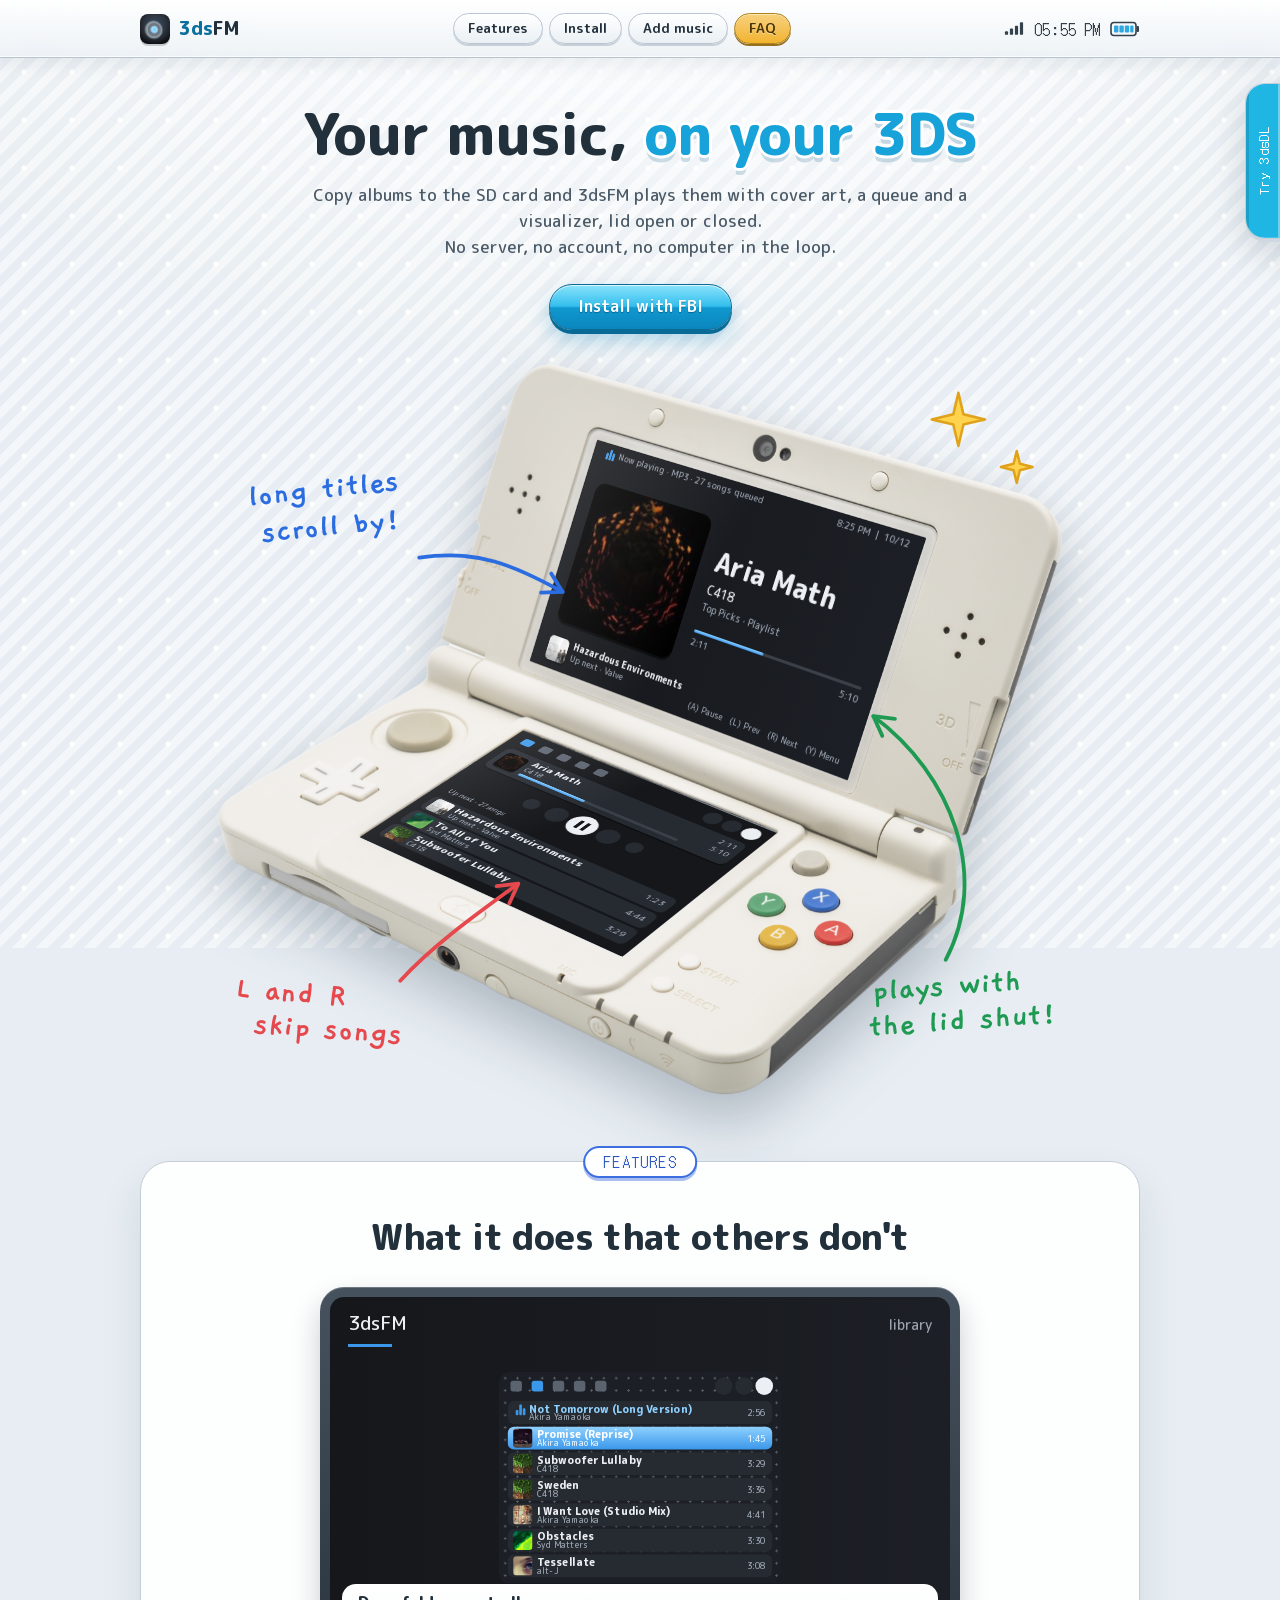
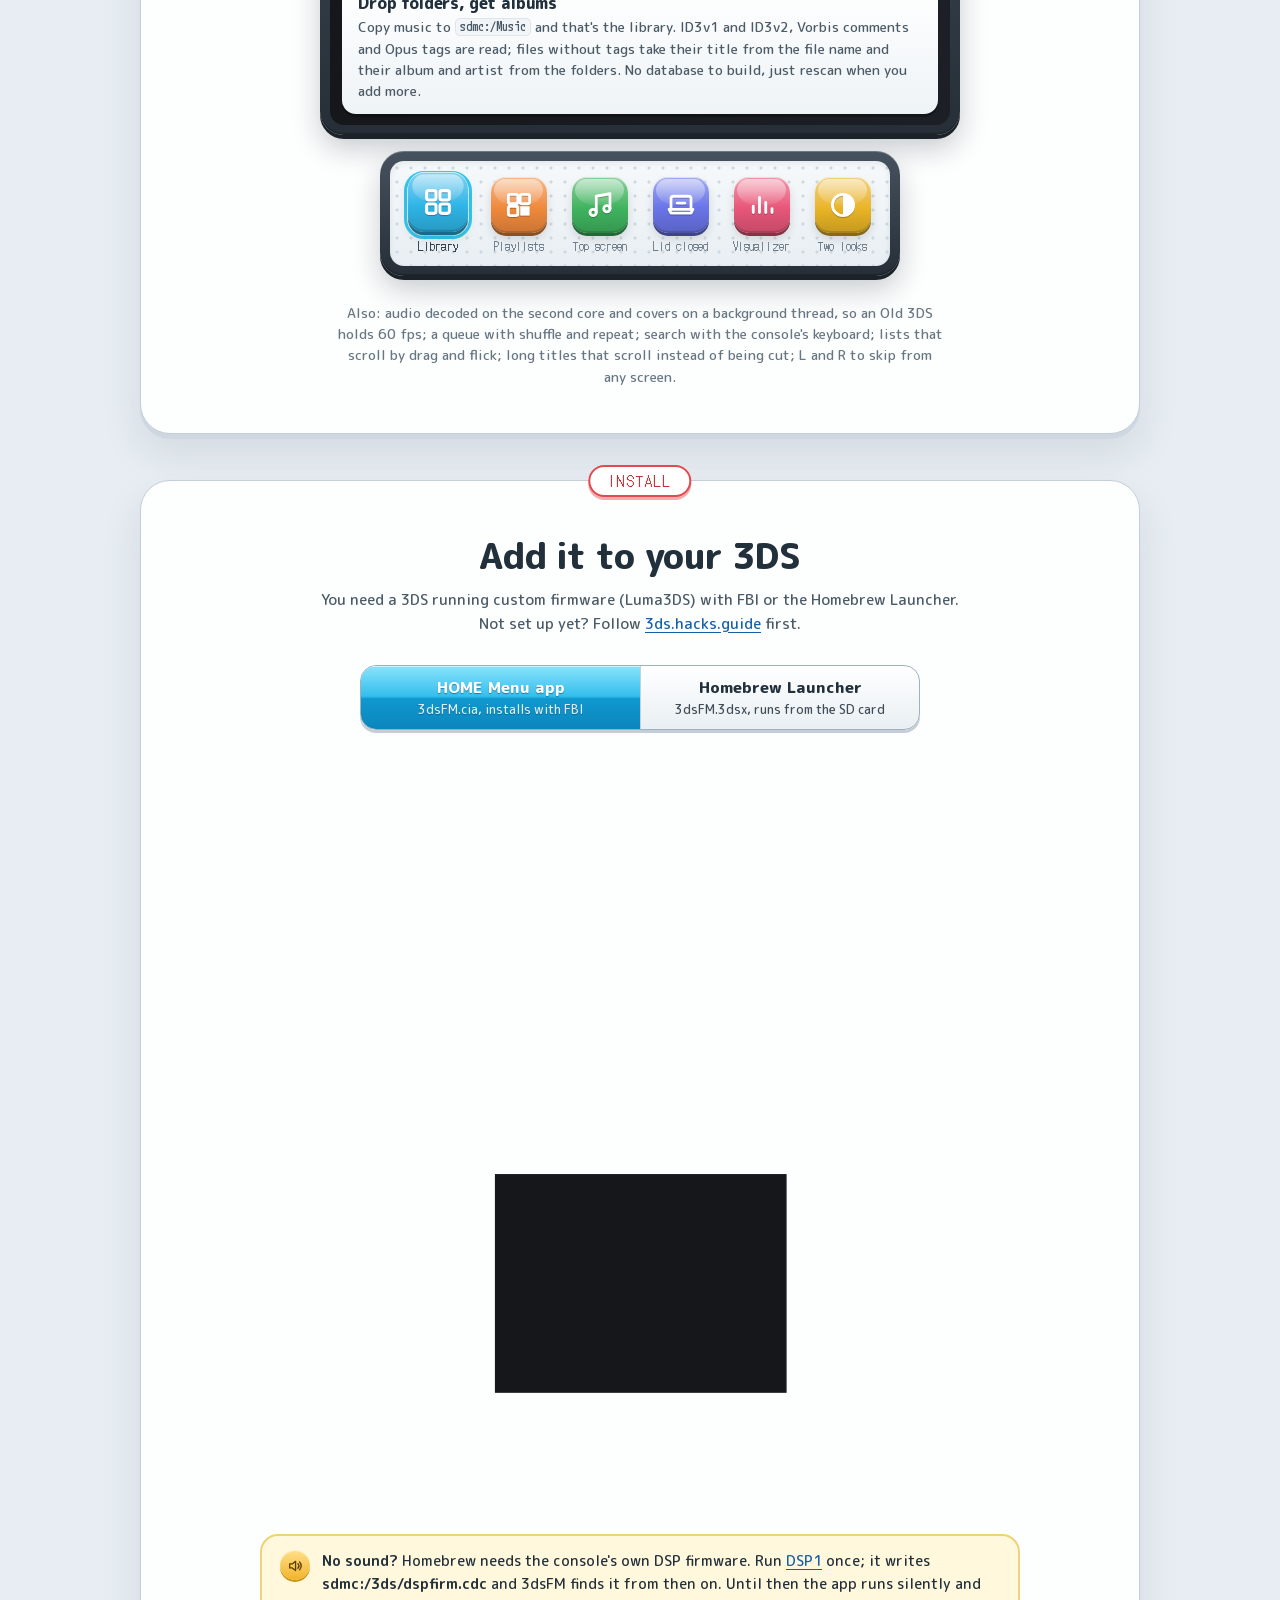
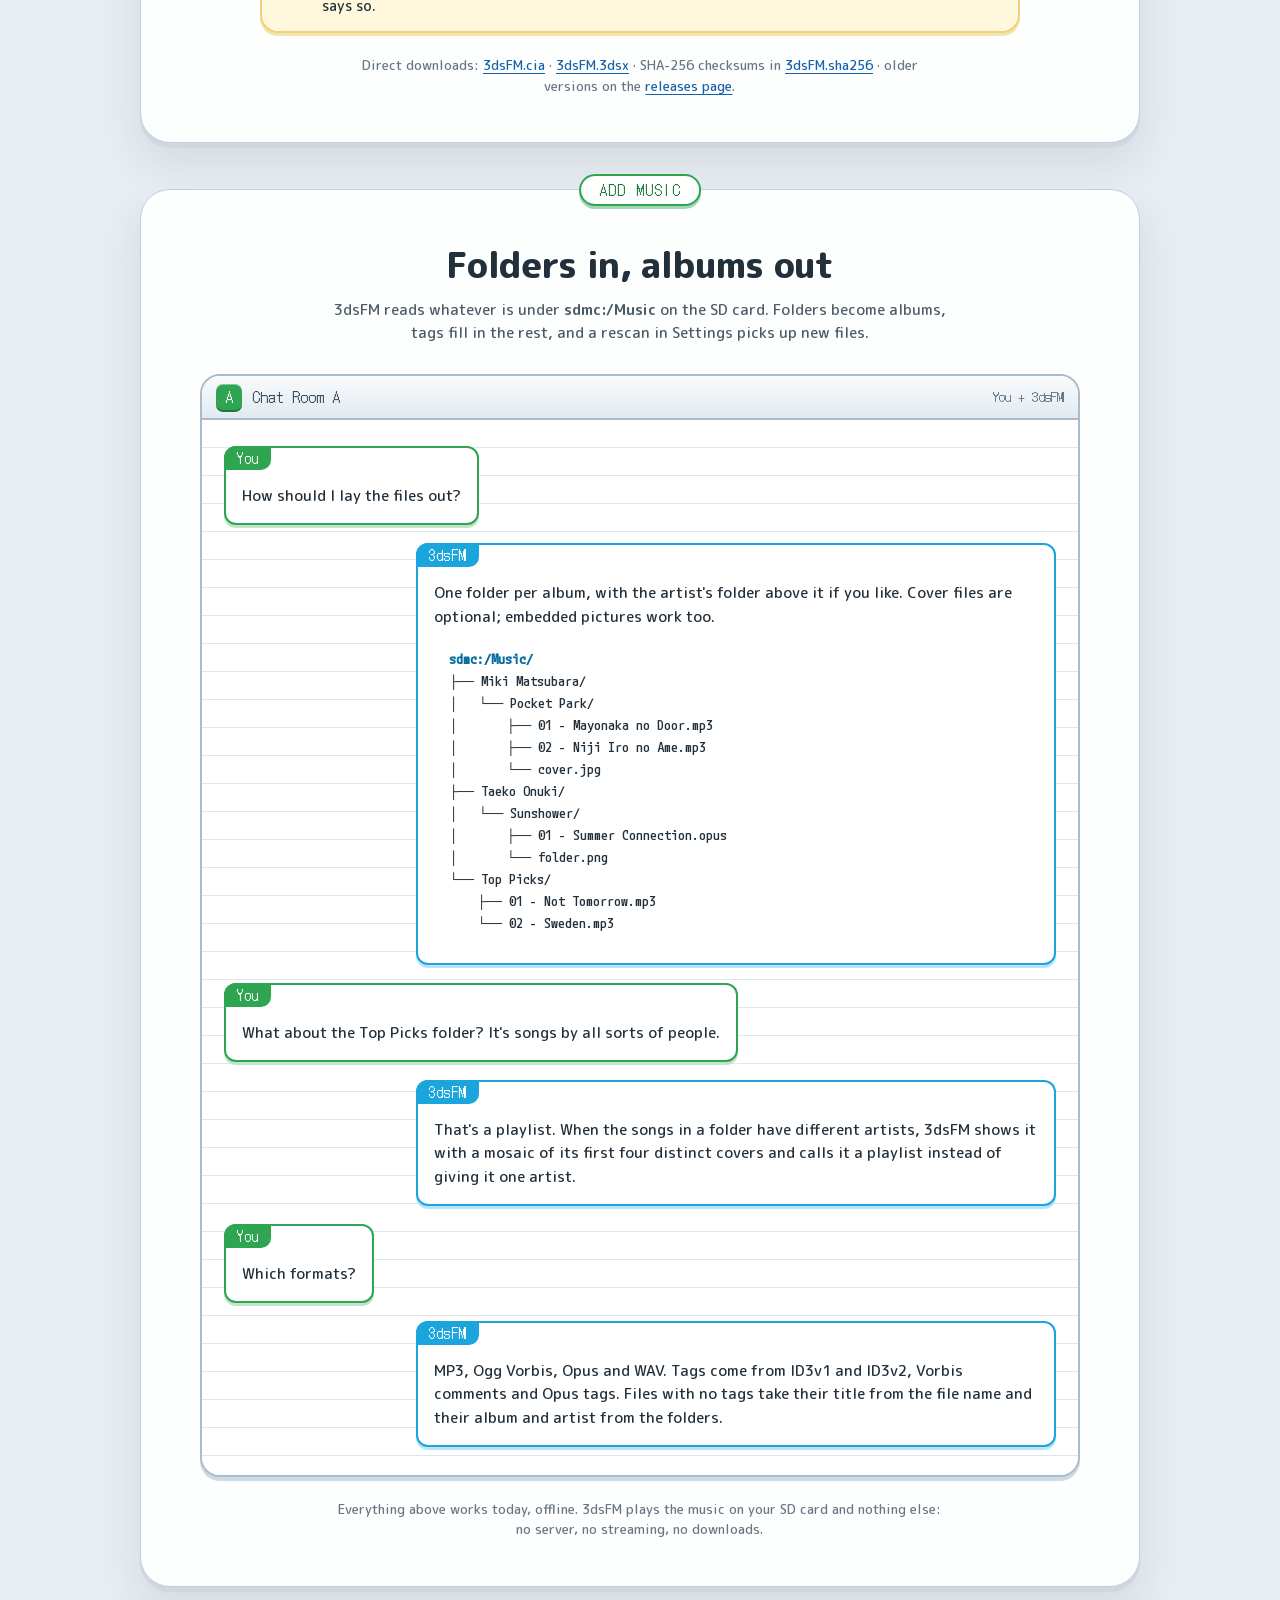
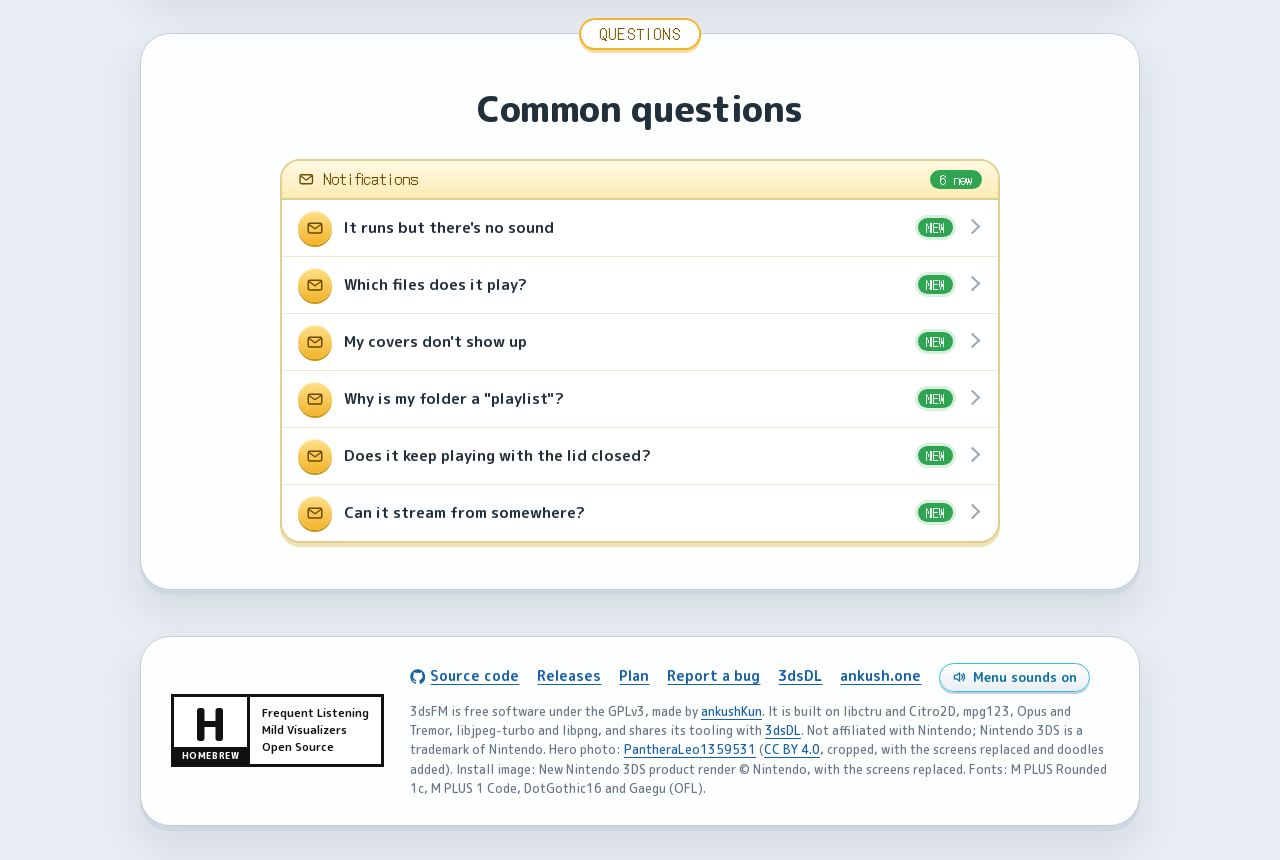
<file: site/index.html>
<!doctype html>
<html lang="en">
<head>
  <meta charset="utf-8">
  <meta name="viewport" content="width=device-width, initial-scale=1">
  <title>3dsFM: your music, on your Nintendo 3DS</title>
  <meta name="description" content="3dsFM plays the music on your Nintendo 3DS SD card with cover art, a queue and a visualizer, lid open or closed. MP3, Ogg Vorbis, Opus and WAV. Install it with FBI in under a minute.">
  <meta name="theme-color" content="#e7edf2">
  <meta name="color-scheme" content="light">
  <link rel="canonical" href="https://ankush.one/3dsFM/">
  <link rel="icon" type="image/png" sizes="64x64" href="assets/icon-64.png">
  <link rel="apple-touch-icon" href="assets/apple-touch-icon.png">
  <meta property="og:type" content="website">
  <meta property="og:title" content="3dsFM: your music, on your 3DS">
  <meta property="og:description" content="Copy albums to the SD card and 3dsFM plays them with cover art, a queue and a visualizer, lid open or closed. Install with FBI in under a minute.">
  <meta property="og:url" content="https://ankush.one/3dsFM/">
  <meta property="og:image" content="https://ankush.one/3dsFM/assets/banner.jpg">
  <meta name="twitter:card" content="summary_large_image">
  <link rel="preload" href="fonts/m-plus-rounded-1c-800-latin.woff2" as="font" type="font/woff2" crossorigin>
  <link rel="preload" href="fonts/dotgothic16-400-latin.woff2" as="font" type="font/woff2" crossorigin>
  <link rel="stylesheet" href="fonts.css">
  <link rel="stylesheet" href="styles.css">
  <!-- Set before first paint so the enhanced layouts don't flash the
       no-script ones. -->
  <script>document.documentElement.classList.add("js")</script>
</head>
<body>
  <svg class="sprite" aria-hidden="true">
    <symbol id="i-copy" viewBox="0 0 24 24"><rect x="9" y="9" width="12" height="12" rx="2"/><path d="M5 15V5a2 2 0 0 1 2-2h10"/></symbol>
    <symbol id="i-clock" viewBox="0 0 24 24"><circle cx="12" cy="12" r="9"/><path d="M12 7v5l3 2"/></symbol>
    <symbol id="i-sound" viewBox="0 0 24 24"><path d="M4 9v6h4l5 4V5L8 9z"/><path d="M16.5 8.5a5 5 0 0 1 0 7M19 6a8.5 8.5 0 0 1 0 12"/></symbol>
    <symbol id="i-mute" viewBox="0 0 24 24"><path d="M4 9v6h4l5 4V5L8 9z"/><path d="M17 10l4 4M21 10l-4 4"/></symbol>
    <symbol id="i-chev" viewBox="0 0 24 24"><path d="M9 6l6 6-6 6"/></symbol>
    <symbol id="i-mail" viewBox="0 0 24 24"><rect x="3" y="5.5" width="18" height="13" rx="2"/><path d="M3.5 7l8.5 6 8.5-6"/></symbol>
    <symbol id="i-mail-open" viewBox="0 0 24 24"><path d="M3 10l9-6.5 9 6.5v8.5a1.5 1.5 0 0 1-1.5 1.5h-15A1.5 1.5 0 0 1 3 18.5z"/><path d="M3.5 10.5l8.5 5.5 8.5-5.5"/></symbol>
    <symbol id="g-library" viewBox="0 0 24 24"><rect x="3.5" y="3.5" width="7" height="7" rx="1.5"/><rect x="13.5" y="3.5" width="7" height="7" rx="1.5"/><rect x="3.5" y="13.5" width="7" height="7" rx="1.5"/><rect x="13.5" y="13.5" width="7" height="7" rx="1.5"/></symbol>
    <symbol id="g-mosaic" viewBox="0 0 24 24"><rect x="3.5" y="3.5" width="7.5" height="7.5" rx="1.5"/><rect x="13" y="3.5" width="7.5" height="7.5" rx="1.5"/><rect x="3.5" y="13" width="7.5" height="7.5" rx="1.5"/><path d="M13 13h7.5v7.5H13z" class="fill"/></symbol>
    <symbol id="g-theme" viewBox="0 0 24 24"><circle cx="12" cy="12" r="8.5"/><path d="M12 3.5v17A8.5 8.5 0 0 0 12 3.5z" class="fill"/></symbol>
    <symbol id="g-play" viewBox="0 0 24 24"><path d="M9 18V5l11-2v12"/><circle cx="6.5" cy="18" r="2.5"/><circle cx="17.5" cy="15" r="2.5"/></symbol>
        <symbol id="g-bars" viewBox="0 0 24 24"><path d="M5 18v-5M10 18V6M15 18v-8M20 18v-3"/></symbol>
    <symbol id="g-lid" viewBox="0 0 24 24"><path d="M4 15.5V7a2 2 0 0 1 2-2h12a2 2 0 0 1 2 2v8.5"/><path d="M2.5 15.5h19l-1.5 3h-16z"/><path d="M9 10.5h6"/></symbol>
    <symbol id="i-github" viewBox="0 0 24 24"><path class="fill" d="M12 .5C5.7.5.5 5.7.5 12c0 5.1 3.3 9.4 7.9 10.9.6.1.8-.3.8-.6v-2c-3.2.7-3.9-1.5-3.9-1.5-.5-1.3-1.3-1.7-1.3-1.7-1-.7.1-.7.1-.7 1.2.1 1.8 1.2 1.8 1.2 1 1.8 2.8 1.3 3.5 1 .1-.8.4-1.3.7-1.6-2.6-.3-5.3-1.3-5.3-5.7 0-1.3.5-2.3 1.2-3.1-.1-.3-.5-1.5.1-3.2 0 0 1-.3 3.3 1.2a11.5 11.5 0 0 1 6 0C17.3 4.6 18.3 5 18.3 5c.6 1.7.2 2.9.1 3.2.8.8 1.2 1.8 1.2 3.1 0 4.4-2.7 5.4-5.3 5.7.4.4.8 1.1.8 2.2v3.3c0 .3.2.7.8.6A11.5 11.5 0 0 0 23.5 12C23.5 5.7 18.3.5 12 .5z"/></symbol>
  </svg>

  <a class="skip" href="#install">Skip to install</a>

  <!-- The top of the page is a 3DS status bar: the app, the sections in
       the face buttons' colours, and the console's Wi-Fi, clock and
       battery. -->
  <header class="head">
    <div class="head-in">
      <a class="brand" href="#top" aria-label="3dsFM home">
        <img src="assets/icon-64.png" width="30" height="30" alt="">
        <span class="brand-name"><span class="brand-3ds">3ds</span>FM</span>
      </a>
      <nav class="tabs" aria-label="Sections">
        <a href="#features" style="--tone: var(--x)"><span>Features</span></a>
        <a href="#install" style="--tone: var(--a)"><span>Install</span></a>
        <a href="#music" style="--tone: var(--y)"><span>Add<span class="tab-more"> music</span></span></a>
        <a href="#faq" style="--tone: var(--b)"><span>FAQ</span></a>
      </nav>
      <div class="tray" aria-hidden="true">
        <svg class="wifi" viewBox="0 0 22 16"><rect x="1" y="11" width="3.5" height="4" rx="1"/><rect x="6.5" y="8" width="3.5" height="7" rx="1"/><rect x="12" y="5" width="3.5" height="10" rx="1"/><rect x="17.5" y="1" width="3.5" height="14" rx="1"/></svg>
        <span class="clock" data-clock><span data-hours>--</span><span class="colon">:</span><span data-minutes>--</span></span>
        <svg class="battery" viewBox="0 0 30 16"><rect class="shell" x="1" y="1.5" width="25" height="13" rx="3"/><rect class="nub" x="26.5" y="5" width="2.5" height="6" rx="1"/><rect class="cell" x="4" y="4.5" width="4.4" height="7" rx="1"/><rect class="cell" x="9.4" y="4.5" width="4.4" height="7" rx="1"/><rect class="cell" x="14.8" y="4.5" width="4.4" height="7" rx="1"/><rect class="cell" x="20.2" y="4.5" width="3.3" height="7" rx="1"/></svg>
      </div>
    </div>
  </header>

  <div class="page">
    <main id="top">
      <section class="hero">
        <p class="sticker" data-release-tag hidden></p>
        <p class="sticker sticker-count" data-downloads hidden></p>
        <h1>Your music, <span class="accent">on your 3DS</span></h1>
        <p class="sub">Copy albums to the SD card and 3dsFM plays them with cover art, a queue and a visualizer, lid open or closed. <br>No server, no account, no computer in the loop.</p>
        <div class="cta">
          <a class="btn btn-go" href="#install">Install with FBI</a>
        </div>
        <!-- A real New Nintendo 3DS (photo: PantheraLeo1359531, CC BY 4.0).
             Its two screens are live HTML, drawn in 3DS pixels and mapped onto
             the photographed screens with a perspective matrix. They power on
             with a short boot screen, then play a song. The doodles are drawn
             in the photo's own coordinates (1356 x 1177). -->
        <div class="device device-angled reveal" data-tilt>
          <div class="device-stage">
            <img class="device-photo" src="assets/new-3ds-angled.png" width="1356" height="1177" alt="An open white New Nintendo 3DS, seen from the front at an angle, running 3dsFM. The top screen shows the song playing with its cover; the touch screen shows the player controls and the songs up next." decoding="async" fetchpriority="high">
            <div class="screen screen-top" aria-hidden="true">
              <span class="r" style="--x:16;--y:9;--w:3;--h:7;--rad:1;background:#3b97ea"></span>
              <span class="r" style="--x:20;--y:5;--w:3;--h:11;--rad:1;background:#3b97ea"></span>
              <span class="r" style="--x:24;--y:8;--w:3;--h:8;--rad:1;background:#3b97ea"></span>
              <span class="t t-muted" style="--x:32;--y:3;--s:.42" data-demo-state>Now playing · MP3 · 27 songs queued</span>
              <span class="t t-end t-muted" style="--x:386;--y:3;--s:.42">8:25 PM &nbsp;|&nbsp; 10/12</span>
              <span class="r" style="--x:16;--y:43;--w:150;--h:150;--rad:12;background:rgba(0,0,0,.35)"></span>
              <img class="r cover" style="--x:16;--y:40;--w:150;--h:150;--rad:12" src="assets/covers/tDgjTP8fuz4.jpg" alt="" data-demo-cover>
              <span class="t t-bold" style="--x:184;--y:62;--s:1.22" data-demo-title>Not Tomorrow</span>
              <span class="t" style="--x:184;--y:102;--s:.56" data-demo-artist>Akira Yamaoka</span>
              <span class="t t-muted" style="--x:184;--y:122;--s:.44" data-demo-album>Top Picks · Playlist</span>
              <span class="r" style="--x:184;--y:152;--w:200;--h:3;--rad:2;background:#3a3f48"></span>
              <span class="r r-fill" style="--x:184;--y:152;--w:200;--h:3;--rad:2" data-demo-bar></span>
              <span class="t t-muted" style="--x:184;--y:158;--s:.42" data-demo-pos>1:05</span>
              <span class="t t-end t-muted" style="--x:384;--y:158;--s:.42" data-demo-len>2:56</span>
              <img class="r cover" style="--x:16;--y:206;--w:26;--h:26;--rad:5" src="assets/covers/ZwLvcaDMhU8.jpg" alt="" data-demo-next-cover data-demo-next="1">
              <span class="t t-bold" style="--x:48;--y:204;--s:.44" data-demo-next-title data-demo-next="1">Promise (Reprise)</span>
              <span class="t t-muted" style="--x:48;--y:216;--s:.42" data-demo-next-artist data-demo-next="1">Up next · Akira Yamaoka</span>
              <span class="t t-end t-muted" style="--x:386;--y:220;--s:.38">(A) Pause &nbsp; (L) Prev &nbsp; (R) Next &nbsp; (Y) Menu</span>
              <div class="boot boot-top"><img src="assets/icon-64.png" width="64" height="64" alt=""><span>3dsFM</span></div>
            </div>
            <div class="screen screen-bottom" aria-hidden="true">
              <span class="r" style="--x:13;--y:10;--w:13;--h:12;--rad:3;background:#3b97ea"></span>
              <span class="r" style="--x:37;--y:10;--w:13;--h:12;--rad:3;background:#5b636f"></span>
              <span class="r" style="--x:61;--y:10;--w:13;--h:12;--rad:3;background:#5b636f"></span>
              <span class="r" style="--x:85;--y:10;--w:13;--h:12;--rad:3;background:#5b636f"></span>
              <span class="r" style="--x:109;--y:10;--w:13;--h:12;--rad:3;background:#5b636f"></span>
              <span class="r" style="--x:245;--y:6;--w:20;--h:20;--rad:10;background:#262a31"></span>
              <span class="r" style="--x:268;--y:6;--w:20;--h:20;--rad:10;background:#262a31"></span>
              <span class="r" style="--x:291;--y:6;--w:20;--h:20;--rad:10;background:#eceff3"></span>
              <span class="r" style="--x:10;--y:35;--w:300;--h:42;--rad:8;background:rgba(0,0,0,.35)"></span>
              <span class="r" style="--x:10;--y:33;--w:300;--h:42;--rad:8;background:#262a31"></span>
              <img class="r cover" style="--x:16;--y:40;--w:28;--h:28;--rad:5" src="assets/covers/tDgjTP8fuz4.jpg" alt="" data-demo-cover>
              <span class="t t-bold" style="--x:50;--y:35;--s:.5" data-demo-title>Not Tomorrow</span>
              <span class="t t-muted" style="--x:50;--y:50;--s:.38" data-demo-artist>Akira Yamaoka</span>
              <span class="r" style="--x:50;--y:64;--w:200;--h:4;--rad:2;background:#3a3f48"></span>
              <span class="r r-fill" style="--x:50;--y:64;--w:200;--h:4;--rad:2" data-demo-bar></span>
              <span class="t t-end t-muted" style="--x:304;--y:38;--s:.4" data-demo-pos>1:05</span>
              <span class="t t-end t-muted" style="--x:304;--y:52;--s:.4" data-demo-len>2:56</span>
              <span class="r" style="--x:87;--y:91;--w:18;--h:18;--rad:9;background:#262a31"></span>
              <span class="r" style="--x:116;--y:88;--w:24;--h:24;--rad:12;background:#262a31"></span>
              <span class="r" style="--x:144;--y:84;--w:32;--h:32;--rad:16;background:#eceff3"></span>
              <span class="r" style="--x:154;--y:93;--w:4;--h:14;--rad:1;background:#15171b"></span>
              <span class="r" style="--x:162;--y:93;--w:4;--h:14;--rad:1;background:#15171b"></span>
              <span class="r" style="--x:180;--y:88;--w:24;--h:24;--rad:12;background:#262a31"></span>
              <span class="r" style="--x:215;--y:91;--w:18;--h:18;--rad:9;background:#262a31"></span>
              <span class="t t-muted" style="--x:14;--y:124;--s:.36">Up next · 27 songs</span>
              <span class="r" style="--x:10;--y:143;--w:300;--h:26;--rad:7;background:#262a31"></span>
              <img class="r cover" style="--x:16;--y:145;--w:22;--h:22;--rad:4" src="assets/covers/ZwLvcaDMhU8.jpg" alt="" data-demo-next-cover data-demo-next="1">
              <span class="t t-bold" style="--x:43;--y:143;--s:.5" data-demo-next-title data-demo-next="1">Promise (Reprise)</span>
              <span class="t t-muted" style="--x:43;--y:156;--s:.38" data-demo-next-artist data-demo-next="1">Akira Yamaoka</span>
              <span class="t t-end t-muted" style="--x:302;--y:149;--s:.42" data-demo-next-len data-demo-next="1">1:45</span>
              <span class="r" style="--x:10;--y:172;--w:300;--h:26;--rad:7;background:#262a31"></span>
              <img class="r cover" style="--x:16;--y:174;--w:22;--h:22;--rad:4" src="assets/covers/lXoVugTertI.jpg" alt="" data-demo-next-cover data-demo-next="2">
              <span class="t t-bold" style="--x:43;--y:172;--s:.5" data-demo-next-title data-demo-next="2">Subwoofer Lullaby</span>
              <span class="t t-muted" style="--x:43;--y:185;--s:.38" data-demo-next-artist data-demo-next="2">C418</span>
              <span class="t t-end t-muted" style="--x:302;--y:178;--s:.42" data-demo-next-len data-demo-next="2">3:29</span>
              <span class="r" style="--x:10;--y:201;--w:300;--h:26;--rad:7;background:#262a31"></span>
              <img class="r cover" style="--x:16;--y:203;--w:22;--h:22;--rad:4" src="assets/covers/5w3rRFWzjcM.jpg" alt="" data-demo-next-cover data-demo-next="3">
              <span class="t t-bold" style="--x:43;--y:201;--s:.5" data-demo-next-title data-demo-next="3">Sweden</span>
              <span class="t t-muted" style="--x:43;--y:214;--s:.38" data-demo-next-artist data-demo-next="3">C418</span>
              <span class="t t-end t-muted" style="--x:302;--y:207;--s:.42" data-demo-next-len data-demo-next="3">3:36</span>
              <div class="boot boot-bottom"><i></i><i></i><i></i></div>
            </div>
            <svg class="doodles" viewBox="0 0 1356 1177" aria-hidden="true">
              <g class="doodle pen-blue" style="--d: 0">
                <text x="62" y="236" transform="rotate(-6 62 236)">long titles</text>
                <text x="84" y="294" transform="rotate(-6 84 294)">scroll by!</text>
                <path pathLength="1" d="M330 318C420 304 480 330 556 372"/>
                <path pathLength="1" d="M538 343L556 372L522 373"/>
              </g>
              <g class="doodle pen-red" style="--d: 1">
                <text x="40" y="1012" transform="rotate(4 40 1012)">L and R</text>
                <text x="70" y="1068" transform="rotate(4 70 1068)">skip songs</text>
                <path pathLength="1" d="M300 985C350 930 420 880 486 832"/>
                <path pathLength="1" d="M452 836L486 832L472 863"/>
              </g>
              <g class="doodle pen-green" style="--d: 2">
                <text x="1046" y="1016" transform="rotate(-4 1046 1016)">plays with</text>
                <text x="1040" y="1072" transform="rotate(-4 1040 1072)">the lid shut!</text>
                <path pathLength="1" d="M1160 952C1230 820 1170 660 1046 568"/>
                <path pathLength="1" d="M1060 599L1046 568L1080 572"/>
              </g>
              <g class="doodle doodle-stars pen-yellow" style="--d: 3">
                <path pathLength="1" d="M1180 58L1188 92L1222 100L1188 108L1180 142L1172 108L1138 100L1172 92Z"/>
                <path pathLength="1" d="M1272 150L1277 170L1297 175L1277 180L1272 200L1267 180L1247 175L1267 170Z"/>
              </g>
            </svg>
          </div>
        </div>
      </section>

      <!-- Features, as a HOME Menu: icons on the touch screen, the selected
           one's demo and description on the top screen. Without the script
           the features are a plain grid of cards. -->
      <section id="features" class="section panel tone-x reveal">
        <header class="section-head">
          <p class="eyebrow">Features</p>
          <h2>What it does that others don't</h2>
        </header>
        <div class="home" data-home>
          <div class="home-top">
            <div class="home-screen">
              <div class="home-app-bar" aria-hidden="true"><span>3dsFM</span><span class="home-app-state">library</span></div>
              <article class="feature is-on" id="feat-library" role="tabpanel" aria-labelledby="feat-library-title">
                <div class="feature-demo demo-shot"><div class="shot shot-bot" style="--sbg:#15171b;--sbot:#1c1f25;--sink:#eceff3;--smeta:#9aa3af"><div class="shot-in"><span class="r" style="--x:13;--y:10;--w:13;--h:12;--rad:3;background:#5b636f"></span><span class="r" style="--x:37;--y:10;--w:13;--h:12;--rad:3;background:#3b97ea"></span><span class="r" style="--x:61;--y:10;--w:13;--h:12;--rad:3;background:#5b636f"></span><span class="r" style="--x:85;--y:10;--w:13;--h:12;--rad:3;background:#5b636f"></span><span class="r" style="--x:109;--y:10;--w:13;--h:12;--rad:3;background:#5b636f"></span><span class="r" style="--x:245;--y:6;--w:20;--h:20;--rad:10;background:#262a31"></span><span class="r" style="--x:268;--y:6;--w:20;--h:20;--rad:10;background:#262a31"></span><span class="r" style="--x:291;--y:6;--w:20;--h:20;--rad:10;background:#eceff3"></span><span class="r" style="--x:10;--y:33;--w:300;--h:26;--rad:7;background:#262a31"></span><span class="r" style="--x:19;--y:43;--w:3;--h:6;--rad:1;background:#3b97ea"></span><span class="r" style="--x:23;--y:37;--w:3;--h:12;--rad:1;background:#3b97ea"></span><span class="r" style="--x:27;--y:41;--w:3;--h:8;--rad:1;background:#3b97ea"></span><span class="t t-bold" style="--x:34;--y:34;--s:0.5;color:#8fd1ff">Not Tomorrow (Long Version)</span><span class="t " style="--x:34;--y:46;--s:0.4;color:#9aa3af">Akira Yamaoka</span><span class="t t-end" style="--x:302;--y:40;--s:0.42;color:#9aa3af">2:56</span><span class="r" style="--x:10;--y:62;--w:300;--h:26;--rad:7;background:linear-gradient(180deg,#8fd1ff,#3b97ea)"></span><img class="r" style="--x:16;--y:64;--w:22;--h:22;--rad:4" src="assets/covers/ZwLvcaDMhU8.jpg" alt=""><span class="t t-bold" style="--x:43;--y:63;--s:0.5;color:#fff">Promise (Reprise)</span><span class="t " style="--x:43;--y:75;--s:0.4;color:rgba(255,255,255,.85)">Akira Yamaoka</span><span class="t t-end" style="--x:302;--y:69;--s:0.42;color:rgba(255,255,255,.85)">1:45</span><span class="r" style="--x:10;--y:91;--w:300;--h:26;--rad:7;background:#262a31"></span><img class="r" style="--x:16;--y:93;--w:22;--h:22;--rad:4" src="assets/covers/lXoVugTertI.jpg" alt=""><span class="t t-bold" style="--x:43;--y:92;--s:0.5;color:#eceff3">Subwoofer Lullaby</span><span class="t " style="--x:43;--y:104;--s:0.4;color:#9aa3af">C418</span><span class="t t-end" style="--x:302;--y:98;--s:0.42;color:#9aa3af">3:29</span><span class="r" style="--x:10;--y:120;--w:300;--h:26;--rad:7;background:#262a31"></span><img class="r" style="--x:16;--y:122;--w:22;--h:22;--rad:4" src="assets/covers/5w3rRFWzjcM.jpg" alt=""><span class="t t-bold" style="--x:43;--y:121;--s:0.5;color:#eceff3">Sweden</span><span class="t " style="--x:43;--y:133;--s:0.4;color:#9aa3af">C418</span><span class="t t-end" style="--x:302;--y:127;--s:0.42;color:#9aa3af">3:36</span><span class="r" style="--x:10;--y:149;--w:300;--h:26;--rad:7;background:#262a31"></span><img class="r" style="--x:16;--y:151;--w:22;--h:22;--rad:4" src="assets/covers/enHmnTPsp9w.jpg" alt=""><span class="t t-bold" style="--x:43;--y:150;--s:0.5;color:#eceff3">I Want Love (Studio Mix)</span><span class="t " style="--x:43;--y:162;--s:0.4;color:#9aa3af">Akira Yamaoka</span><span class="t t-end" style="--x:302;--y:156;--s:0.42;color:#9aa3af">4:41</span><span class="r" style="--x:10;--y:178;--w:300;--h:26;--rad:7;background:#262a31"></span><img class="r" style="--x:16;--y:180;--w:22;--h:22;--rad:4" src="assets/covers/jb1SkDjaXk8.jpg" alt=""><span class="t t-bold" style="--x:43;--y:179;--s:0.5;color:#eceff3">Obstacles</span><span class="t " style="--x:43;--y:191;--s:0.4;color:#9aa3af">Syd Matters</span><span class="t t-end" style="--x:302;--y:185;--s:0.42;color:#9aa3af">3:30</span><span class="r" style="--x:10;--y:207;--w:300;--h:26;--rad:7;background:#262a31"></span><img class="r" style="--x:16;--y:209;--w:22;--h:22;--rad:4" src="assets/covers/Qg6BwvDcANg.jpg" alt=""><span class="t t-bold" style="--x:43;--y:208;--s:0.5;color:#eceff3">Tessellate</span><span class="t " style="--x:43;--y:220;--s:0.4;color:#9aa3af">alt-J</span><span class="t t-end" style="--x:302;--y:214;--s:0.42;color:#9aa3af">3:08</span></div></div></div>
                <div class="feature-text">
                  <h3 id="feat-library-title">Drop folders, get albums</h3>
                  <p>Copy music to <code>sdmc:/Music</code> and that's the library. ID3v1 and ID3v2, Vorbis comments and Opus tags are read; files without tags take their title from the file name and their album and artist from the folders. No database to build, just rescan when you add more.</p>
                </div>
              </article>
              <article class="feature" id="feat-playlists" role="tabpanel" aria-labelledby="feat-playlists-title">
                <div class="feature-demo demo-shot"><div class="shot shot-bot" style="--sbg:#15171b;--sbot:#1c1f25;--sink:#eceff3;--smeta:#9aa3af"><div class="shot-in"><span class="r" style="--x:13;--y:10;--w:13;--h:12;--rad:3;background:#3b97ea"></span><span class="r" style="--x:37;--y:10;--w:13;--h:12;--rad:3;background:#5b636f"></span><span class="r" style="--x:61;--y:10;--w:13;--h:12;--rad:3;background:#5b636f"></span><span class="r" style="--x:85;--y:10;--w:13;--h:12;--rad:3;background:#5b636f"></span><span class="r" style="--x:109;--y:10;--w:13;--h:12;--rad:3;background:#5b636f"></span><span class="r" style="--x:245;--y:6;--w:20;--h:20;--rad:10;background:#262a31"></span><span class="r" style="--x:268;--y:6;--w:20;--h:20;--rad:10;background:#262a31"></span><span class="r" style="--x:291;--y:6;--w:20;--h:20;--rad:10;background:#eceff3"></span><span class="r" style="--x:14;--y:29;--w:72;--h:72;--rad:8;background:#3b97ea"></span><span class="r" style="--x:16;--y:31;--w:68;--h:68;--rad:6;background:#262a31"></span><img class="r" style="--x:18;--y:33;--w:32;--h:32;--rad:0" src="assets/covers/tDgjTP8fuz4.jpg" alt=""><img class="r" style="--x:50;--y:33;--w:32;--h:32;--rad:0" src="assets/covers/lXoVugTertI.jpg" alt=""><img class="r" style="--x:18;--y:65;--w:32;--h:32;--rad:0" src="assets/covers/jb1SkDjaXk8.jpg" alt=""><img class="r" style="--x:50;--y:65;--w:32;--h:32;--rad:0" src="assets/covers/_ZaeKhITDWw.jpg" alt=""><span class="r" style="--x:18;--y:33;--w:64;--h:64;--rad:6;background:transparent;box-shadow:inset 0 0 0 0"></span><span class="r" style="--x:10;--y:180;--w:300;--h:56;--rad:10;background:rgba(0,0,0,.35)"></span><span class="r" style="--x:10;--y:178;--w:300;--h:56;--rad:10;background:linear-gradient(180deg,#8fd1ff,#3b97ea)"></span><img class="r" style="--x:16;--y:184;--w:22;--h:22;--rad:0" src="assets/covers/tDgjTP8fuz4.jpg" alt=""><img class="r" style="--x:38;--y:184;--w:22;--h:22;--rad:0" src="assets/covers/lXoVugTertI.jpg" alt=""><img class="r" style="--x:16;--y:206;--w:22;--h:22;--rad:0" src="assets/covers/jb1SkDjaXk8.jpg" alt=""><img class="r" style="--x:38;--y:206;--w:22;--h:22;--rad:0" src="assets/covers/_ZaeKhITDWw.jpg" alt=""><span class="t t-bold" style="--x:70;--y:186;--s:0.58;color:#fff">Top Picks</span><span class="r" style="--x:74;--y:213;--w:6;--h:6;--rad:3;background:rgba(255,255,255,.9)"></span><span class="t t-bold" style="--x:85;--y:208;--s:0.4;color:rgba(255,255,255,.95)">1 h 33 min · 28 songs · Playlist</span><span class="r" style="--x:250;--y:196;--w:20;--h:20;--rad:10;background:#262a31"></span><span class="r" style="--x:276;--y:196;--w:20;--h:20;--rad:10;background:#262a31"></span><span class="r" style="--x:258;--y:201;--w:0;--h:0;border-left:8px solid #eceff3;border-top:5px solid transparent;border-bottom:5px solid transparent"></span><span class="r" style="--x:281;--y:202;--w:10;--h:2;--rad:1;background:#eceff3"></span><span class="r" style="--x:281;--y:206;--w:10;--h:2;--rad:1;background:#eceff3"></span><span class="r" style="--x:281;--y:210;--w:7;--h:2;--rad:1;background:#eceff3"></span></div></div></div>
                <div class="feature-text">
                  <h3 id="feat-playlists-title">Mixed folders become playlists</h3>
                  <p>A folder of songs by different artists isn't an album, so it isn't drawn like one. It gets a mosaic of its first four distinct covers, with identical pictures counted once, and every song keeps its own art in the lists and on the top screen.</p>
                </div>
              </article>
              <article class="feature" id="feat-top" role="tabpanel" aria-labelledby="feat-top-title">
                <div class="feature-demo demo-shot"><div class="shot shot-top" style="--sbg:#15171b;--sbot:#1c1f25;--sink:#eceff3;--smeta:#9aa3af"><div class="shot-in"><img class="fog" src="assets/covers/tDgjTP8fuz4.jpg" alt=""><span class="fog-v"></span><span class="fog-top"></span><span class="r" style="--x:16;--y:10;--w:3;--h:6;--rad:1;background:#3b97ea"></span><span class="r" style="--x:20;--y:5;--w:3;--h:11;--rad:1;background:#3b97ea"></span><span class="r" style="--x:24;--y:8;--w:3;--h:8;--rad:1;background:#3b97ea"></span><span class="t t-muted" style="--x:32;--y:3;--s:0.42;">Now playing · MP3 · 27 songs queued</span><span class="t t-end t-muted" style="--x:386;--y:3;--s:0.42;">8:25 PM  |  10/12</span><span class="t t-bold" style="--x:165;--y:58;--s:1.08;color:#eceff3">Not Tomorrow (Long Version)</span><span class="t " style="--x:165;--y:96;--s:0.56;color:#eceff3">Akira Yamaoka</span><span class="t t-muted" style="--x:165;--y:116;--s:0.44;">Top Picks · Playlist</span><span class="r" style="--x:165;--y:150;--w:221;--h:3;--rad:2;background:#3a3f48"></span><span class="r" style="--x:165;--y:150;--w:82;--h:3;--rad:2;background:linear-gradient(180deg,#8fd1ff,#3b97ea)"></span><span class="t t-muted" style="--x:165;--y:156;--s:0.42;">1:05</span><span class="t t-end t-muted" style="--x:386;--y:156;--s:0.42;">2:56</span><img class="r" style="--x:16;--y:206;--w:26;--h:26;--rad:5" src="assets/covers/ZwLvcaDMhU8.jpg" alt=""><span class="t t-bold" style="--x:48;--y:204;--s:0.44;color:#eceff3">Promise (Reprise)</span><span class="t t-muted" style="--x:48;--y:216;--s:0.42;">Up next · Akira Yamaoka</span><span class="t t-end t-muted" style="--x:386;--y:220;--s:0.38;">(A) Pause   (L) Prev   (R) Next   (Y) Menu</span></div></div></div>
                <div class="feature-text">
                  <h3 id="feat-top-title">The top screen is always the player</h3>
                  <p>Whatever the touch screen is doing, the top screen shows the song that's playing: its cover fogged into the screen, the title set like a game logo, the time, and what's next. Browse the library below without losing sight of it.</p>
                </div>
              </article>
              <article class="feature" id="feat-lid" role="tabpanel" aria-labelledby="feat-lid-title">
                <div class="feature-demo demo-shot"><div class="shot shot-bot" style="--sbg:#15171b;--sbot:#1c1f25;--sink:#eceff3;--smeta:#9aa3af"><div class="shot-in"><span class="r" style="--x:10;--y:10;--w:300;--h:226;--rad:8;background:rgba(0,0,0,.3)"></span><span class="r" style="--x:10;--y:8;--w:300;--h:226;--rad:8;background:#262a31"></span><span class="t t-muted" style="--x:18;--y:14;--s:0.36;">Server</span><span class="t " style="--x:20;--y:29;--s:0.46;color:#eceff3">Paired server</span><span class="t t-end" style="--x:288;--y:30;--s:0.36;color:#9aa3af">Not paired</span><span class="t t-end" style="--x:298;--y:28;--s:0.4;color:#9aa3af">›</span><span class="t " style="--x:20;--y:48;--s:0.46;color:#9aa3af">Stream quality</span><span class="t t-end" style="--x:288;--y:49;--s:0.36;color:#9aa3af">Needs a server</span><span class="t t-muted" style="--x:18;--y:65;--s:0.36;">Playback</span><span class="r" style="--x:14;--y:76;--w:292;--h:18;--rad:5;background:#1e3a55"></span><span class="t " style="--x:20;--y:80;--s:0.46;color:#8fd1ff">Keep playing with the lid closed</span><span class="r" style="--x:280;--y:79.5;--w:20;--h:11;--rad:5.5;background:#3b97ea"></span><span class="r" style="--x:289;--y:81;--w:8;--h:8;--rad:4;background:#fff"></span><span class="t " style="--x:20;--y:99;--s:0.46;color:#9aa3af">Prefer saved copies</span><span class="t " style="--x:20;--y:118;--s:0.46;color:#eceff3">Crossfade</span><span class="t t-end" style="--x:288;--y:119;--s:0.36;color:#9aa3af">Off</span><span class="t t-end" style="--x:298;--y:117;--s:0.4;color:#9aa3af">›</span><span class="t t-muted" style="--x:18;--y:135;--s:0.36;">Look</span><span class="t " style="--x:20;--y:150;--s:0.46;color:#eceff3">Dark mode</span><span class="r" style="--x:280;--y:149.5;--w:20;--h:11;--rad:5.5;background:#3b97ea"></span><span class="r" style="--x:289;--y:151;--w:8;--h:8;--rad:4;background:#fff"></span><span class="t " style="--x:20;--y:169;--s:0.46;color:#eceff3">Album art on the top screen</span><span class="r" style="--x:280;--y:168.5;--w:20;--h:11;--rad:5.5;background:#3b97ea"></span><span class="r" style="--x:289;--y:170;--w:8;--h:8;--rad:4;background:#fff"></span><span class="t t-muted" style="--x:18;--y:186;--s:0.36;">Library</span><span class="t " style="--x:20;--y:201;--s:0.46;color:#eceff3">Music folder</span><span class="t t-end" style="--x:288;--y:202;--s:0.36;color:#9aa3af">sdmc:/Music</span><span class="t t-end" style="--x:298;--y:200;--s:0.4;color:#9aa3af">›</span></div></div></div>
                <div class="feature-text">
                  <h3 id="feat-lid-title">Plays with the lid shut</h3>
                  <p>Close the lid and the screens go dark while the music carries on, the way the console's own sound app does. L and R still skip songs. Open it and everything is where you left it. One switch in Settings, on by default.</p>
                </div>
              </article>
              <article class="feature" id="feat-bars" role="tabpanel" aria-labelledby="feat-bars-title">
                <div class="feature-demo demo-shot"><div class="shot shot-top" style="--sbg:#15171b;--sbot:#1c1f25;--sink:#eceff3;--smeta:#9aa3af"><div class="shot-in"><span class="r" style="--x:20;--y:170;--w:14;--h:40;--rad:3;background:#c9a27a"></span><span class="r" style="--x:20;--y:163;--w:14;--h:3;--rad:1.5;background:#c9a27a;opacity:.4"></span><span class="r" style="--x:38;--y:140;--w:14;--h:70;--rad:3;background:#4c3a33"></span><span class="r" style="--x:38;--y:133;--w:14;--h:3;--rad:1.5;background:#4c3a33;opacity:.4"></span><span class="r" style="--x:56;--y:100;--w:14;--h:110;--rad:3;background:#c9a27a"></span><span class="r" style="--x:56;--y:93;--w:14;--h:3;--rad:1.5;background:#c9a27a;opacity:.4"></span><span class="r" style="--x:74;--y:120;--w:14;--h:90;--rad:3;background:#4c3a33"></span><span class="r" style="--x:74;--y:113;--w:14;--h:3;--rad:1.5;background:#4c3a33;opacity:.4"></span><span class="r" style="--x:92;--y:80;--w:14;--h:130;--rad:3;background:#c9a27a"></span><span class="r" style="--x:92;--y:73;--w:14;--h:3;--rad:1.5;background:#c9a27a;opacity:.4"></span><span class="r" style="--x:110;--y:110;--w:14;--h:100;--rad:3;background:#4c3a33"></span><span class="r" style="--x:110;--y:103;--w:14;--h:3;--rad:1.5;background:#4c3a33;opacity:.4"></span><span class="r" style="--x:128;--y:145;--w:14;--h:65;--rad:3;background:#c9a27a"></span><span class="r" style="--x:128;--y:138;--w:14;--h:3;--rad:1.5;background:#c9a27a;opacity:.4"></span><span class="r" style="--x:146;--y:125;--w:14;--h:85;--rad:3;background:#4c3a33"></span><span class="r" style="--x:146;--y:118;--w:14;--h:3;--rad:1.5;background:#4c3a33;opacity:.4"></span><span class="r" style="--x:164;--y:155;--w:14;--h:55;--rad:3;background:#c9a27a"></span><span class="r" style="--x:164;--y:148;--w:14;--h:3;--rad:1.5;background:#c9a27a;opacity:.4"></span><span class="r" style="--x:182;--y:115;--w:14;--h:95;--rad:3;background:#4c3a33"></span><span class="r" style="--x:182;--y:108;--w:14;--h:3;--rad:1.5;background:#4c3a33;opacity:.4"></span><span class="r" style="--x:200;--y:95;--w:14;--h:115;--rad:3;background:#c9a27a"></span><span class="r" style="--x:200;--y:88;--w:14;--h:3;--rad:1.5;background:#c9a27a;opacity:.4"></span><span class="r" style="--x:218;--y:135;--w:14;--h:75;--rad:3;background:#4c3a33"></span><span class="r" style="--x:218;--y:128;--w:14;--h:3;--rad:1.5;background:#4c3a33;opacity:.4"></span><span class="r" style="--x:236;--y:165;--w:14;--h:45;--rad:3;background:#c9a27a"></span><span class="r" style="--x:236;--y:158;--w:14;--h:3;--rad:1.5;background:#c9a27a;opacity:.4"></span><span class="r" style="--x:254;--y:150;--w:14;--h:60;--rad:3;background:#4c3a33"></span><span class="r" style="--x:254;--y:143;--w:14;--h:3;--rad:1.5;background:#4c3a33;opacity:.4"></span><span class="r" style="--x:272;--y:175;--w:14;--h:35;--rad:3;background:#c9a27a"></span><span class="r" style="--x:272;--y:168;--w:14;--h:3;--rad:1.5;background:#c9a27a;opacity:.4"></span><span class="r" style="--x:290;--y:160;--w:14;--h:50;--rad:3;background:#4c3a33"></span><span class="r" style="--x:290;--y:153;--w:14;--h:3;--rad:1.5;background:#4c3a33;opacity:.4"></span><span class="r" style="--x:308;--y:185;--w:14;--h:25;--rad:3;background:#c9a27a"></span><span class="r" style="--x:308;--y:178;--w:14;--h:3;--rad:1.5;background:#c9a27a;opacity:.4"></span><span class="r" style="--x:326;--y:170;--w:14;--h:40;--rad:3;background:#4c3a33"></span><span class="r" style="--x:326;--y:163;--w:14;--h:3;--rad:1.5;background:#4c3a33;opacity:.4"></span><span class="r" style="--x:344;--y:190;--w:14;--h:20;--rad:3;background:#c9a27a"></span><span class="r" style="--x:344;--y:183;--w:14;--h:3;--rad:1.5;background:#c9a27a;opacity:.4"></span><span class="r" style="--x:362;--y:195;--w:14;--h:15;--rad:3;background:#4c3a33"></span><span class="r" style="--x:362;--y:188;--w:14;--h:3;--rad:1.5;background:#4c3a33;opacity:.4"></span><img class="r" style="--x:16;--y:8;--w:24;--h:24;--rad:5" src="assets/covers/tDgjTP8fuz4.jpg" alt=""><span class="t t-bold" style="--x:46;--y:6;--s:0.5;">Not Tomorrow (Long Version)</span><span class="t t-muted" style="--x:46;--y:21;--s:0.42;">Akira Yamaoka · 1:05 / 2:56</span><span class="t t-end t-muted" style="--x:386;--y:3;--s:0.42;">8:25 PM</span><span class="t t-muted" style="--x:16;--y:222;--s:0.42;">Bars · colors from the album art</span><span class="t t-end t-muted" style="--x:386;--y:220;--s:0.38;">(A) Pause   (B) Back   (L) Prev   (R) Next</span></div></div></div>
                <div class="feature-text">
                  <h3 id="feat-bars-title">A visualizer in the cover's colors</h3>
                  <p>The two main colors are pulled from the album art and drive four styles drawn from the decoded audio. SELECT opens it from anywhere, and the touch screen dims after a while to save battery.</p>
                </div>
              </article>
              <article class="feature" id="feat-looks" role="tabpanel" aria-labelledby="feat-looks-title">
                <div class="feature-demo demo-shot"><div class="shot shot-bot" style="--sbg:#fbfbfc;--sbot:#edf0f4;--sink:#2a2e35;--smeta:#7a8290"><div class="shot-in"><span class="r" style="--x:13;--y:10;--w:13;--h:12;--rad:3;background:#9aa3af"></span><span class="r" style="--x:37;--y:10;--w:13;--h:12;--rad:3;background:#3b97ea"></span><span class="r" style="--x:61;--y:10;--w:13;--h:12;--rad:3;background:#9aa3af"></span><span class="r" style="--x:85;--y:10;--w:13;--h:12;--rad:3;background:#9aa3af"></span><span class="r" style="--x:109;--y:10;--w:13;--h:12;--rad:3;background:#9aa3af"></span><span class="r" style="--x:245;--y:6;--w:20;--h:20;--rad:10;background:#ffffff"></span><span class="r" style="--x:268;--y:6;--w:20;--h:20;--rad:10;background:#ffffff"></span><span class="r" style="--x:291;--y:6;--w:20;--h:20;--rad:10;background:#2a2e35"></span><span class="r" style="--x:10;--y:33;--w:300;--h:26;--rad:7;background:#ffffff"></span><span class="r" style="--x:19;--y:43;--w:3;--h:6;--rad:1;background:#3b97ea"></span><span class="r" style="--x:23;--y:37;--w:3;--h:12;--rad:1;background:#3b97ea"></span><span class="r" style="--x:27;--y:41;--w:3;--h:8;--rad:1;background:#3b97ea"></span><span class="t t-bold" style="--x:34;--y:34;--s:0.5;color:#1c6fc2">Not Tomorrow (Long Version)</span><span class="t " style="--x:34;--y:46;--s:0.4;color:#7a8290">Akira Yamaoka</span><span class="t t-end" style="--x:302;--y:40;--s:0.42;color:#7a8290">2:56</span><span class="r" style="--x:10;--y:62;--w:300;--h:26;--rad:7;background:linear-gradient(180deg,#8fd1ff,#3b97ea)"></span><img class="r" style="--x:16;--y:64;--w:22;--h:22;--rad:4" src="assets/covers/ZwLvcaDMhU8.jpg" alt=""><span class="t t-bold" style="--x:43;--y:63;--s:0.5;color:#fff">Promise (Reprise)</span><span class="t " style="--x:43;--y:75;--s:0.4;color:rgba(255,255,255,.85)">Akira Yamaoka</span><span class="t t-end" style="--x:302;--y:69;--s:0.42;color:rgba(255,255,255,.85)">1:45</span><span class="r" style="--x:10;--y:91;--w:300;--h:26;--rad:7;background:#ffffff"></span><img class="r" style="--x:16;--y:93;--w:22;--h:22;--rad:4" src="assets/covers/lXoVugTertI.jpg" alt=""><span class="t t-bold" style="--x:43;--y:92;--s:0.5;color:#2a2e35">Subwoofer Lullaby</span><span class="t " style="--x:43;--y:104;--s:0.4;color:#7a8290">C418</span><span class="t t-end" style="--x:302;--y:98;--s:0.42;color:#7a8290">3:29</span><span class="r" style="--x:10;--y:120;--w:300;--h:26;--rad:7;background:#ffffff"></span><img class="r" style="--x:16;--y:122;--w:22;--h:22;--rad:4" src="assets/covers/5w3rRFWzjcM.jpg" alt=""><span class="t t-bold" style="--x:43;--y:121;--s:0.5;color:#2a2e35">Sweden</span><span class="t " style="--x:43;--y:133;--s:0.4;color:#7a8290">C418</span><span class="t t-end" style="--x:302;--y:127;--s:0.42;color:#7a8290">3:36</span><span class="r" style="--x:10;--y:149;--w:300;--h:26;--rad:7;background:#ffffff"></span><img class="r" style="--x:16;--y:151;--w:22;--h:22;--rad:4" src="assets/covers/enHmnTPsp9w.jpg" alt=""><span class="t t-bold" style="--x:43;--y:150;--s:0.5;color:#2a2e35">I Want Love (Studio Mix)</span><span class="t " style="--x:43;--y:162;--s:0.4;color:#7a8290">Akira Yamaoka</span><span class="t t-end" style="--x:302;--y:156;--s:0.42;color:#7a8290">4:41</span><span class="r" style="--x:10;--y:178;--w:300;--h:26;--rad:7;background:#ffffff"></span><img class="r" style="--x:16;--y:180;--w:22;--h:22;--rad:4" src="assets/covers/jb1SkDjaXk8.jpg" alt=""><span class="t t-bold" style="--x:43;--y:179;--s:0.5;color:#2a2e35">Obstacles</span><span class="t " style="--x:43;--y:191;--s:0.4;color:#7a8290">Syd Matters</span><span class="t t-end" style="--x:302;--y:185;--s:0.42;color:#7a8290">3:30</span><span class="r" style="--x:10;--y:207;--w:300;--h:26;--rad:7;background:#ffffff"></span><img class="r" style="--x:16;--y:209;--w:22;--h:22;--rad:4" src="assets/covers/Qg6BwvDcANg.jpg" alt=""><span class="t t-bold" style="--x:43;--y:208;--s:0.5;color:#2a2e35">Tessellate</span><span class="t " style="--x:43;--y:220;--s:0.4;color:#7a8290">alt-J</span><span class="t t-end" style="--x:302;--y:214;--s:0.42;color:#7a8290">3:08</span></div></div></div>
                <div class="feature-text">
                  <h3 id="feat-looks-title">Dark by default, HOME Menu light a switch away</h3>
                  <p>The same screens in two palettes: a dark one for a music player, and the white HOME Menu look the design started from. Both keep the console's selection blue, and the art fogs into whichever background is on.</p>
                </div>
              </article>
            </div>
          </div>
          <div class="home-bottom">
            <div class="home-grid" role="tablist" aria-label="Features">
              <span class="home-cursor" aria-hidden="true"></span>
              <button class="app-icon" type="button" role="tab" id="tab-library" aria-controls="feat-library" aria-selected="true" style="--tint:#2fb6e8"><span class="app-glyph"><svg class="icon"><use href="#g-library"/></svg></span><span class="app-label">Library</span></button>
              <button class="app-icon" type="button" role="tab" id="tab-playlists" aria-controls="feat-playlists" aria-selected="false" tabindex="-1" style="--tint:#f08a3c"><span class="app-glyph"><svg class="icon"><use href="#g-mosaic"/></svg></span><span class="app-label">Playlists</span></button>
              <button class="app-icon" type="button" role="tab" id="tab-top" aria-controls="feat-top" aria-selected="false" tabindex="-1" style="--tint:#3fb45f"><span class="app-glyph"><svg class="icon"><use href="#g-play"/></svg></span><span class="app-label">Top screen</span></button>
              <button class="app-icon" type="button" role="tab" id="tab-lid" aria-controls="feat-lid" aria-selected="false" tabindex="-1" style="--tint:#6a75e8"><span class="app-glyph"><svg class="icon"><use href="#g-lid"/></svg></span><span class="app-label">Lid closed</span></button>
              <button class="app-icon" type="button" role="tab" id="tab-bars" aria-controls="feat-bars" aria-selected="false" tabindex="-1" style="--tint:#e8577a"><span class="app-glyph"><svg class="icon"><use href="#g-bars"/></svg></span><span class="app-label">Visualizer</span></button>
              <button class="app-icon" type="button" role="tab" id="tab-looks" aria-controls="feat-looks" aria-selected="false" tabindex="-1" style="--tint:#eab526"><span class="app-glyph"><svg class="icon"><use href="#g-theme"/></svg></span><span class="app-label">Two looks</span></button>
            </div>
          </div>
        </div>
        <p class="also">Also: audio decoded on the second core and covers on a background thread, so an Old 3DS holds 60 fps; a queue with shuffle and repeat; search with the console's keyboard; lists that scroll by drag and flick; long titles that scroll instead of being cut; L and R to skip from any screen.</p>
      </section>

      <section id="install" class="section panel tone-a">
        <header class="section-head">
          <p class="eyebrow">Install</p>
          <h2>Add it to your 3DS</h2>
          <p class="section-sub">You need a 3DS running custom firmware (Luma3DS) with FBI or the Homebrew Launcher. Not set up yet? Follow <a href="https://3ds.hacks.guide/">3ds.hacks.guide</a> first.</p>
        </header>

        <!-- Pick a method; the 3DS below shows its QR code on the top screen
             and what to do with it on the touch screen. On narrow screens the
             steps move out of the console into .install-steps, where they can
             be read. -->
        <div class="installer reveal">
          <div class="picker" role="tablist" aria-label="How to install 3dsFM" data-active="cia">
            <button class="pick" type="button" role="tab" id="pick-cia" aria-selected="true" aria-controls="install-screens" data-method="cia">
              <span class="pick-title">HOME Menu app</span>
              <span class="pick-sub">3dsFM.cia, installs with FBI</span>
            </button>
            <button class="pick" type="button" role="tab" id="pick-3dsx" aria-selected="false" aria-controls="install-screens" data-method="3dsx" tabindex="-1">
              <span class="pick-title">Homebrew Launcher</span>
              <span class="pick-sub">3dsFM.3dsx, runs from the SD card</span>
            </button>
          </div>

          <div class="install-panel" id="install-screens" role="tabpanel" aria-labelledby="pick-cia">
            <div class="device device-front">
              <div class="device-stage">
                <img class="device-photo" src="assets/new-3ds-front.png" width="736" height="736" alt="" loading="lazy" decoding="async">
                <span class="led" aria-hidden="true"></span>

                <div class="screen screen-top">
                  <div class="view qr-view" data-view="cia">
                    <figure class="qr-tile">
                      <img src="qr/install-cia.svg" width="184" height="184" alt="QR code that installs the latest 3dsFM CIA with FBI">
                    </figure>
                    <div class="qr-side">
                      <span class="qr-kicker">Scan with</span>
                      <span class="qr-app">FBI</span>
                      <span class="qr-path">Remote Install, then Scan QR Code</span>
                      <span class="qr-file">3dsFM.cia</span>
                    </div>
                  </div>
                  <div class="view qr-view" data-view="3dsx" hidden>
                    <figure class="qr-tile">
                      <img src="qr/download-3dsx.svg" width="184" height="184" alt="QR code that downloads the latest 3dsFM.3dsx">
                    </figure>
                    <div class="qr-side">
                      <span class="qr-kicker">Scan with</span>
                      <span class="qr-app">3dsDL</span>
                      <span class="qr-path">Scan QR Code, save to sdmc:/3ds/3dsFM/</span>
                      <span class="qr-file">3dsFM.3dsx</span>
                    </div>
                  </div>
                </div>

                <div class="screen screen-bottom">
                  <div class="split-note" aria-hidden="true"><b>&#9660;</b><span>Steps below</span></div>
                  <div class="view info-view" data-view="cia">
                    <div class="info-head">
                      <h3>HOME Menu app</h3>
                      <span class="chip">Recommended</span>
                    </div>
                    <p class="info-meta">3dsFM.cia<span class="size-inline" data-asset-size="3dsFM.cia"></span>, updates in place</p>
                    <ol class="info-steps">
                      <li>Open <b>FBI</b> on your 3DS.</li>
                      <li>Choose <b>Remote Install</b>, then <b>Scan QR Code</b>.</li>
                      <li>Point the camera at the code above and confirm.</li>
                    </ol>
                    <div class="info-actions">
                      <button class="sbtn" type="button" data-copy="https://github.com/ankushKun/3dsFM/releases/latest/download/3dsFM.cia"><span>Copy link</span></button>
                      <a class="sbtn sbtn-go" href="https://github.com/ankushKun/3dsFM/releases/latest/download/3dsFM.cia">Download</a>
                    </div>
                  </div>
                  <div class="view info-view" data-view="3dsx" hidden>
                    <div class="info-head">
                      <h3>Homebrew Launcher</h3>
                    </div>
                    <p class="info-meta">3dsFM.3dsx<span class="size-inline" data-asset-size="3dsFM.3dsx"></span>, no install needed</p>
                    <ol class="info-steps">
                      <li>Copy it to <b>sdmc:/3ds/3dsFM/</b>, or scan the code with <a href="https://ankush.one/3dsDL/">3dsDL</a>.</li>
                      <li>Start it from the Homebrew Launcher.</li>
                      <li>Put music under <b>sdmc:/Music</b>.</li>
                    </ol>
                    <div class="info-actions">
                      <button class="sbtn" type="button" data-copy="https://github.com/ankushKun/3dsFM/releases/latest/download/3dsFM.3dsx"><span>Copy link</span></button>
                      <a class="sbtn sbtn-go" href="https://github.com/ankushKun/3dsFM/releases/latest/download/3dsFM.3dsx">Download</a>
                    </div>
                  </div>
                </div>
              </div>
            </div>
            <div class="install-steps"></div>
          </div>

          <noscript>
            <ul class="nojs-downloads">
              <li><a href="https://github.com/ankushKun/3dsFM/releases/latest/download/3dsFM.cia">3dsFM.cia</a>: install with FBI (Remote Install, then Scan QR Code). <img src="qr/install-cia.svg" width="150" height="150" alt="QR code that installs the latest 3dsFM CIA with FBI"></li>
              <li><a href="https://github.com/ankushKun/3dsFM/releases/latest/download/3dsFM.3dsx">3dsFM.3dsx</a>: copy to sdmc:/3ds/3dsFM/ and start it from the Homebrew Launcher. <img src="qr/download-3dsx.svg" width="150" height="150" alt="QR code that downloads the latest 3dsFM.3dsx"></li>
            </ul>
          </noscript>
        </div>

        <aside class="notice">
          <span class="notice-icon" aria-hidden="true"><svg class="icon"><use href="#i-sound"/></svg></span>
          <p><strong>No sound?</strong> Homebrew needs the console's own DSP firmware. Run <a href="https://github.com/zoogie/DSP1">DSP1</a> once; it writes <strong>sdmc:/3ds/dspfirm.cdc</strong> and 3dsFM finds it from then on. Until then the app runs silently and says so.</p>
        </aside>
        <p class="fine fine-center">
          Direct downloads: <a href="https://github.com/ankushKun/3dsFM/releases/latest/download/3dsFM.cia">3dsFM.cia</a> · <a href="https://github.com/ankushKun/3dsFM/releases/latest/download/3dsFM.3dsx">3dsFM.3dsx</a> ·
          SHA-256 checksums in <a href="https://github.com/ankushKun/3dsFM/releases/latest/download/3dsFM.sha256">3dsFM.sha256</a> ·
          older versions on the <a href="https://github.com/ankushKun/3dsFM/releases">releases page</a>.
        </p>
      </section>

      <!-- Add music, as a PictoChat room: you ask, 3dsFM answers with the
           folder layout. -->
      <section id="music" class="section panel tone-y reveal">
        <header class="section-head">
          <p class="eyebrow">Add music</p>
          <h2>Folders in, albums out</h2>
          <p class="section-sub">3dsFM reads whatever is under <strong>sdmc:/Music</strong> on the SD card. Folders become albums, tags fill in the rest, and a rescan in Settings picks up new files.</p>
        </header>
        <div class="chat">
          <div class="chat-bar" aria-hidden="true">
            <span class="chat-room">A</span>
            <span class="chat-title">Chat Room A</span>
            <span class="chat-who">You + 3dsFM</span>
          </div>
          <div class="chat-log">
            <div class="msg msg-you">
              <span class="msg-name" aria-hidden="true">You</span>
              <p>How should I lay the files out?</p>
            </div>
            <div class="msg msg-app">
              <span class="msg-name" aria-hidden="true">3dsFM</span>
              <p>One folder per album, with the artist's folder above it if you like. Cover files are optional; embedded pictures work too.</p>
<pre class="tree"><b>sdmc:/Music/</b>
├── Miki Matsubara/
│   └── Pocket Park/
│       ├── 01 - Mayonaka no Door.mp3
│       ├── 02 - Niji Iro no Ame.mp3
│       └── cover.jpg
├── Taeko Onuki/
│   └── Sunshower/
│       ├── 01 - Summer Connection.opus
│       └── folder.png
└── Top Picks/
    ├── 01 - Not Tomorrow.mp3
    └── 02 - Sweden.mp3</pre>
            </div>
            <div class="msg msg-you">
              <span class="msg-name" aria-hidden="true">You</span>
              <p>What about the Top Picks folder? It's songs by all sorts of people.</p>
            </div>
            <div class="msg msg-app">
              <span class="msg-name" aria-hidden="true">3dsFM</span>
              <p>That's a playlist. When the songs in a folder have different artists, 3dsFM shows it with a mosaic of its first four distinct covers and calls it a playlist instead of giving it one artist.</p>
            </div>
            <div class="msg msg-you">
              <span class="msg-name" aria-hidden="true">You</span>
              <p>Which formats?</p>
            </div>
            <div class="msg msg-app">
              <span class="msg-name" aria-hidden="true">3dsFM</span>
              <p>MP3, Ogg Vorbis, Opus and WAV. Tags come from ID3v1 and ID3v2, Vorbis comments and Opus tags. Files with no tags take their title from the file name and their album and artist from the folders.</p>
            </div>
          </div>
        </div>
        <p class="fine fine-center">Everything above works today, offline. 3dsFM plays the music on your SD card and nothing else: no server, no streaming, no downloads.</p>
      </section>

      <!-- The FAQ, as the Notifications app: unread ones are marked new until
           opened, and the browser remembers which were read. -->
      <section id="faq" class="section panel tone-b reveal">
        <header class="section-head">
          <p class="eyebrow">Questions</p>
          <h2>Common questions</h2>
        </header>
        <div class="faq">
          <div class="faq-bar" aria-hidden="true">
            <svg class="icon"><use href="#i-mail"/></svg>
            <span>Notifications</span>
            <span class="faq-count" data-unread></span>
          </div>
          <details id="q-sound">
            <summary><span class="note-icon" aria-hidden="true"><svg class="icon i-closed"><use href="#i-mail"/></svg><svg class="icon i-open"><use href="#i-mail-open"/></svg></span><span class="note-title">It runs but there's no sound</span><span class="note-new" aria-hidden="true">NEW</span></summary>
            <p>Homebrew audio needs the console's DSP firmware, which Nintendo doesn't let apps carry. Run <a href="https://github.com/zoogie/DSP1">DSP1</a> once: it dumps it to <code>sdmc:/3ds/dspfirm.cdc</code>, and 3dsFM finds it from then on. The app tells you when the file is missing.</p>
          </details>
          <details id="q-formats">
            <summary><span class="note-icon" aria-hidden="true"><svg class="icon i-closed"><use href="#i-mail"/></svg><svg class="icon i-open"><use href="#i-mail-open"/></svg></span><span class="note-title">Which files does it play?</span><span class="note-new" aria-hidden="true">NEW</span></summary>
            <p>MP3, Ogg Vorbis, Opus and WAV, decoded in software, so an Old 3DS copes too. FLAC and AAC aren't there yet. Convert with ffmpeg if you need to: Opus at 96 kbps sounds very good on the console's speakers and headphones and keeps files small.</p>
          </details>
          <details id="q-art">
            <summary><span class="note-icon" aria-hidden="true"><svg class="icon i-closed"><use href="#i-mail"/></svg><svg class="icon i-open"><use href="#i-mail-open"/></svg></span><span class="note-title">My covers don't show up</span><span class="note-new" aria-hidden="true">NEW</span></summary>
            <p>3dsFM looks for a picture inside each file first, then for <code>cover</code>, <code>folder</code>, <code>front</code> or <code>album</code> images (JPEG or PNG) in the album's folder. Very large pictures are fine; they're scaled on a background thread. If the file's picture is in a format other than JPEG or PNG, the folder image is the fallback.</p>
          </details>
          <details id="q-playlist">
            <summary><span class="note-icon" aria-hidden="true"><svg class="icon i-closed"><use href="#i-mail"/></svg><svg class="icon i-open"><use href="#i-mail-open"/></svg></span><span class="note-title">Why is my folder a "playlist"?</span><span class="note-new" aria-hidden="true">NEW</span></summary>
            <p>Because its songs have different artists. An album has one cover; a playlist has many, so it's drawn as a mosaic of its first four distinct covers and labelled Playlist. Give the songs the same album artist tag and the same cover if you'd rather it looked like an album.</p>
          </details>
          <details id="q-lid">
            <summary><span class="note-icon" aria-hidden="true"><svg class="icon i-closed"><use href="#i-mail"/></svg><svg class="icon i-open"><use href="#i-mail-open"/></svg></span><span class="note-title">Does it keep playing with the lid closed?</span><span class="note-new" aria-hidden="true">NEW</span></summary>
            <p>Yes, when <strong>Settings → Keep playing with the lid closed</strong> is on, which it is by default. The screens switch off and the music carries on; L and R still skip songs. Pause first if you'd rather the console slept.</p>
          </details>
          <details id="q-server">
            <summary><span class="note-icon" aria-hidden="true"><svg class="icon i-closed"><use href="#i-mail"/></svg><svg class="icon i-open"><use href="#i-mail-open"/></svg></span><span class="note-title">Can it stream from somewhere?</span><span class="note-new" aria-hidden="true">NEW</span></summary>
            <p>No. 3dsFM is an offline player for the music on your SD card, which is also the part that works on a train. There is no server, streaming or downloading in the app.</p>
          </details>
        </div>
      </section>

    </main>

    <!-- The back of the box: a (made-up) rating, the links and the small
         print. -->
    <footer class="foot panel">
      <div class="rating" role="img" aria-label="Rated H for Homebrew. Content: frequent listening, mild visualizers, open source.">
        <div class="rating-box"><b>H</b><span>HOMEBREW</span></div>
        <ul class="rating-notes">
          <li>Frequent Listening</li>
          <li>Mild Visualizers</li>
          <li>Open Source</li>
        </ul>
      </div>
      <div class="foot-main">
        <nav class="foot-links" aria-label="Project links">
          <a href="https://github.com/ankushKun/3dsFM"><svg class="icon"><use href="#i-github"/></svg>Source code</a>
          <a href="https://github.com/ankushKun/3dsFM/releases">Releases</a>
          <a href="https://github.com/ankushKun/3dsFM/blob/main/docs/PLAN.md">Plan</a>
          <a href="https://github.com/ankushKun/3dsFM/issues">Report a bug</a>
          <a href="https://ankush.one/3dsDL/">3dsDL</a>
          <a href="https://ankush.one">ankush.one</a>
          <button class="sound-toggle" type="button" id="sound-toggle" aria-pressed="true">
            <svg class="icon"><use href="#i-sound"/></svg><span>Menu sounds on</span>
          </button>
        </nav>
        <p class="legal">3dsFM is free software under the GPLv3, made by <a href="https://ankush.one">ankushKun</a>. It is built on libctru and Citro2D, mpg123, Opus and Tremor, libjpeg-turbo and libpng, and shares its tooling with <a href="https://ankush.one/3dsDL/">3dsDL</a>. Not affiliated with Nintendo; Nintendo 3DS is a trademark of Nintendo. Hero photo: <a href="https://commons.wikimedia.org/wiki/File:New_Nintendo_3DS_(wei%C3%9F)_20250129_HOF2650_RAW-Export.png">PantheraLeo1359531</a> (<a href="https://creativecommons.org/licenses/by/4.0/">CC BY 4.0</a>, cropped, with the screens replaced and doodles added). Install image: New Nintendo 3DS product render © Nintendo, with the screens replaced. Fonts: M PLUS Rounded 1c, M PLUS 1 Code, DotGothic16 and Gaegu (OFL).</p>
      </div>
    </footer>
  </div>


  <aside class="buddy" id="buddy" style="--buddy-tone: #20b6e3" aria-label="Try 3dsDL">
    <span class="buddy-psst" aria-hidden="true">psst!</span>
    <a class="buddy-card" href="https://ankush.one/3dsDL/" data-sound="select">
      <span class="buddy-tab" role="button" tabindex="0" aria-label="Show or hide" data-sound="open">Try 3dsDL</span>
      <span class="buddy-body">
        <img class="buddy-icon" src="assets/3dsdl-icon-256.png" width="64" height="64" alt="">
        <span class="buddy-text">
          <span class="buddy-kicker">FROM THE SAME DEV</span>
          <strong class="buddy-title">Try 3dsDL</strong>
          <span class="buddy-sub">Download straight to the SD card, with resume, from any link.</span>
          <span class="buddy-go">Open <svg class="icon" aria-hidden="true"><use href="#i-chev"/></svg></span>
        </span>
      </span>
    </a>
  </aside>
  <script src="app.js" defer></script>
</body>
</html>
</file>
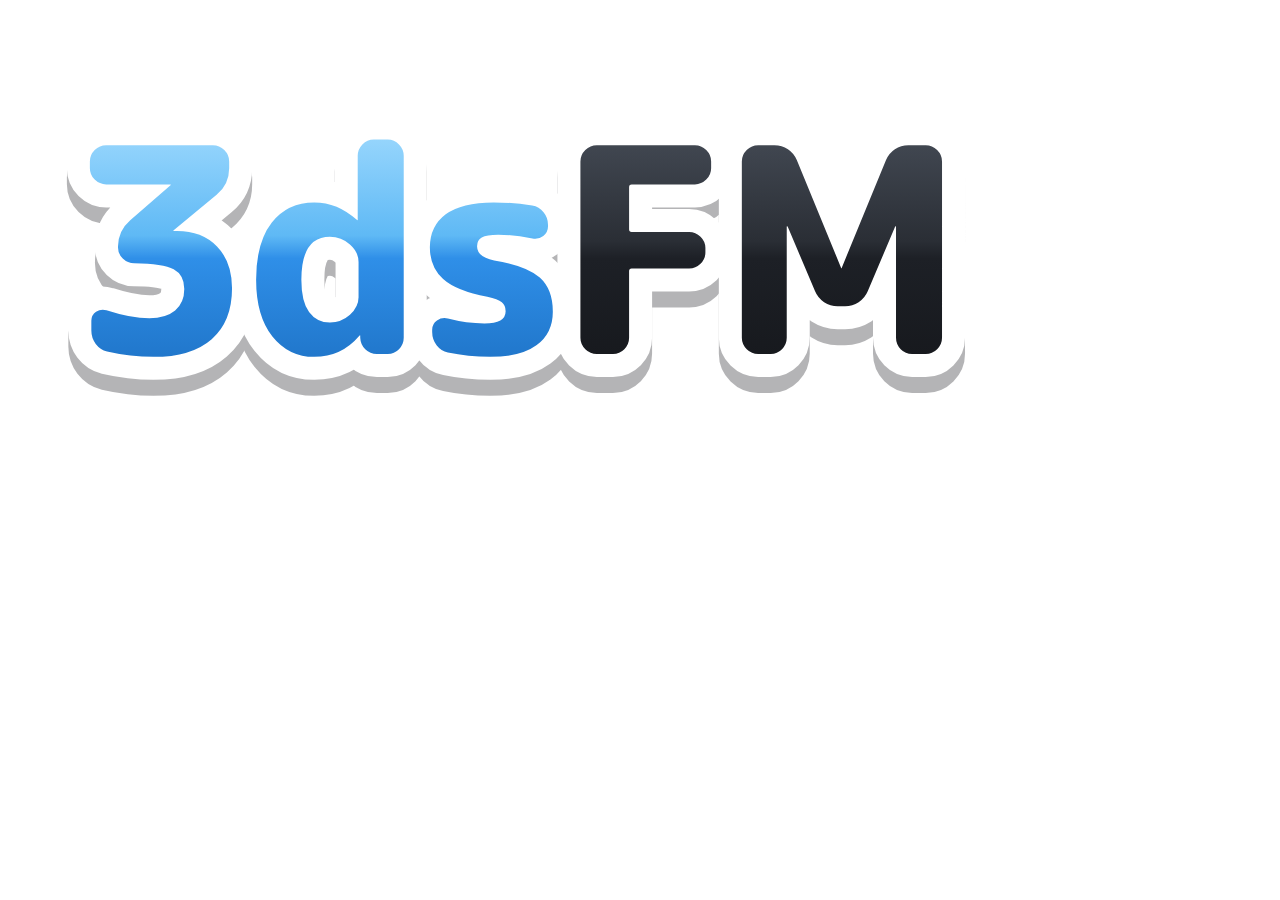
<file: resources/banner/logo.html>
<!doctype html>
<!-- The 3dsFM wordmark used as the banner's logo texture. Rendered by
     resources/banner/render.sh at 1024 x 512 with a transparent background,
     then scaled to 256 x 128 (the largest texture pycgfx keeps). The thick
     white sticker edge keeps it readable on every HOME Menu theme, dark
     letters included. -->
<html>
<head>
<meta charset="utf-8">
<style>
  @font-face {
    font-family: "Mark";
    font-weight: 800;
    src: url(../../site/fonts/m-plus-rounded-1c-800-latin.woff2) format("woff2");
  }
  html, body {
    margin: 0;
    width: 1024px;
    height: 512px;
    background: transparent;
  }
  .stage {
    position: relative;
    width: 1024px;
    height: 512px;
  }
  .word {
    position: absolute;
    inset: 0;
    display: flex;
    align-items: center;
    justify-content: center;
    padding-bottom: 18px;
    font: 800 286px/1 "Mark", sans-serif;
    letter-spacing: -0.03em;
    white-space: nowrap;
  }
  /* Behind: the white sticker edge and its drop shadow. */
  .edge {
    color: #fff;
    -webkit-text-stroke: 46px #fff;
    paint-order: stroke fill;
    filter: drop-shadow(0 16px 0 rgba(21, 23, 27, 0.32));
  }
  /* In front: the letters. "3ds" in the selection blue, "FM" in ink. */
  .face span {
    -webkit-background-clip: text;
    background-clip: text;
    color: transparent;
  }
  .face .t3 {
    background-image: linear-gradient(#a9dfff 0%, #5fb9f5 46%, #2f8fe8 54%, #1c6fc2 100%);
  }
  .face .fm {
    background-image: linear-gradient(#4a515c 0%, #2a2e35 48%, #1d2026 54%, #15171b 100%);
  }
</style>
</head>
<body>
  <div class="stage">
    <div class="word edge"><span>3ds</span><span>FM</span></div>
    <div class="word face"><span class="t3">3ds</span><span class="fm">FM</span></div>
  </div>
</body>
</html>
</file>
<file: site/fonts.css>
/* M PLUS Rounded 1c, M PLUS 1 Code, DotGothic16 and Gaegu (all SIL Open
   Font License 1.1), Latin subsets self-hosted from Google Fonts. */

/* M PLUS 1 Code 500, latin-ext */
@font-face {
  font-family: 'M PLUS 1 Code';
  font-style: normal;
  font-weight: 500;
  font-display: swap;
  src: url(fonts/m-plus-1-code-500-latin-ext.woff2) format('woff2');
  unicode-range: U+0100-02BA, U+02BD-02C5, U+02C7-02CC, U+02CE-02D7, U+02DD-02FF, U+0304, U+0308, U+0329, U+1D00-1DBF, U+1E00-1E9F, U+1EF2-1EFF, U+2020, U+20A0-20AB, U+20AD-20C4, U+2113, U+2C60-2C7F, U+A720-A7FF;
}

/* M PLUS 1 Code 500, latin */
@font-face {
  font-family: 'M PLUS 1 Code';
  font-style: normal;
  font-weight: 500;
  font-display: swap;
  src: url(fonts/m-plus-1-code-500-latin.woff2) format('woff2');
  unicode-range: U+0000-00FF, U+0131, U+0152-0153, U+02BB-02BC, U+02C6, U+02DA, U+02DC, U+0304, U+0308, U+0329, U+2000-206F, U+20AC, U+2122, U+2191, U+2193, U+2212, U+2215, U+FEFF, U+FFFD;
}

/* M PLUS Rounded 1c 400, latin-ext */
@font-face {
  font-family: 'M PLUS Rounded 1c';
  font-style: normal;
  font-weight: 400;
  font-display: swap;
  src: url(fonts/m-plus-rounded-1c-400-latin-ext.woff2) format('woff2');
  unicode-range: U+0100-02BA, U+02BD-02C5, U+02C7-02CC, U+02CE-02D7, U+02DD-02FF, U+0304, U+0308, U+0329, U+1D00-1DBF, U+1E00-1E9F, U+1EF2-1EFF, U+2020, U+20A0-20AB, U+20AD-20C4, U+2113, U+2C60-2C7F, U+A720-A7FF;
}

/* M PLUS Rounded 1c 400, latin */
@font-face {
  font-family: 'M PLUS Rounded 1c';
  font-style: normal;
  font-weight: 400;
  font-display: swap;
  src: url(fonts/m-plus-rounded-1c-400-latin.woff2) format('woff2');
  unicode-range: U+0000-00FF, U+0131, U+0152-0153, U+02BB-02BC, U+02C6, U+02DA, U+02DC, U+0304, U+0308, U+0329, U+2000-206F, U+20AC, U+2122, U+2191, U+2193, U+2212, U+2215, U+FEFF, U+FFFD;
}

/* M PLUS Rounded 1c 500, latin-ext */
@font-face {
  font-family: 'M PLUS Rounded 1c';
  font-style: normal;
  font-weight: 500;
  font-display: swap;
  src: url(fonts/m-plus-rounded-1c-500-latin-ext.woff2) format('woff2');
  unicode-range: U+0100-02BA, U+02BD-02C5, U+02C7-02CC, U+02CE-02D7, U+02DD-02FF, U+0304, U+0308, U+0329, U+1D00-1DBF, U+1E00-1E9F, U+1EF2-1EFF, U+2020, U+20A0-20AB, U+20AD-20C4, U+2113, U+2C60-2C7F, U+A720-A7FF;
}

/* M PLUS Rounded 1c 500, latin */
@font-face {
  font-family: 'M PLUS Rounded 1c';
  font-style: normal;
  font-weight: 500;
  font-display: swap;
  src: url(fonts/m-plus-rounded-1c-500-latin.woff2) format('woff2');
  unicode-range: U+0000-00FF, U+0131, U+0152-0153, U+02BB-02BC, U+02C6, U+02DA, U+02DC, U+0304, U+0308, U+0329, U+2000-206F, U+20AC, U+2122, U+2191, U+2193, U+2212, U+2215, U+FEFF, U+FFFD;
}

/* M PLUS Rounded 1c 700, latin-ext */
@font-face {
  font-family: 'M PLUS Rounded 1c';
  font-style: normal;
  font-weight: 700;
  font-display: swap;
  src: url(fonts/m-plus-rounded-1c-700-latin-ext.woff2) format('woff2');
  unicode-range: U+0100-02BA, U+02BD-02C5, U+02C7-02CC, U+02CE-02D7, U+02DD-02FF, U+0304, U+0308, U+0329, U+1D00-1DBF, U+1E00-1E9F, U+1EF2-1EFF, U+2020, U+20A0-20AB, U+20AD-20C4, U+2113, U+2C60-2C7F, U+A720-A7FF;
}

/* M PLUS Rounded 1c 700, latin */
@font-face {
  font-family: 'M PLUS Rounded 1c';
  font-style: normal;
  font-weight: 700;
  font-display: swap;
  src: url(fonts/m-plus-rounded-1c-700-latin.woff2) format('woff2');
  unicode-range: U+0000-00FF, U+0131, U+0152-0153, U+02BB-02BC, U+02C6, U+02DA, U+02DC, U+0304, U+0308, U+0329, U+2000-206F, U+20AC, U+2122, U+2191, U+2193, U+2212, U+2215, U+FEFF, U+FFFD;
}

/* M PLUS Rounded 1c 800, latin-ext */
@font-face {
  font-family: 'M PLUS Rounded 1c';
  font-style: normal;
  font-weight: 800;
  font-display: swap;
  src: url(fonts/m-plus-rounded-1c-800-latin-ext.woff2) format('woff2');
  unicode-range: U+0100-02BA, U+02BD-02C5, U+02C7-02CC, U+02CE-02D7, U+02DD-02FF, U+0304, U+0308, U+0329, U+1D00-1DBF, U+1E00-1E9F, U+1EF2-1EFF, U+2020, U+20A0-20AB, U+20AD-20C4, U+2113, U+2C60-2C7F, U+A720-A7FF;
}

/* M PLUS Rounded 1c 800, latin */
@font-face {
  font-family: 'M PLUS Rounded 1c';
  font-style: normal;
  font-weight: 800;
  font-display: swap;
  src: url(fonts/m-plus-rounded-1c-800-latin.woff2) format('woff2');
  unicode-range: U+0000-00FF, U+0131, U+0152-0153, U+02BB-02BC, U+02C6, U+02DA, U+02DC, U+0304, U+0308, U+0329, U+2000-206F, U+20AC, U+2122, U+2191, U+2193, U+2212, U+2215, U+FEFF, U+FFFD;
}

/* DotGothic16 400, latin: the pixel face for system labels */
@font-face {
  font-family: 'DotGothic16';
  font-style: normal;
  font-weight: 400;
  font-display: swap;
  src: url(fonts/dotgothic16-400-latin.woff2) format('woff2');
  unicode-range: U+0000-00FF, U+0131, U+0152-0153, U+02BB-02BC, U+02C6, U+02DA, U+02DC, U+0304, U+0308, U+0329, U+2000-206F, U+20AC, U+2122, U+2191, U+2193, U+2212, U+2215, U+FEFF, U+FFFD;
}

/* Gaegu 700, latin: the handwriting for doodled notes */
@font-face {
  font-family: 'Gaegu';
  font-style: normal;
  font-weight: 700;
  font-display: swap;
  src: url(fonts/gaegu-700-latin.woff2) format('woff2');
  unicode-range: U+0000-00FF, U+0131, U+0152-0153, U+02BB-02BC, U+02C6, U+02DA, U+02DC, U+0304, U+0308, U+0329, U+2000-206F, U+20AC, U+2122, U+2191, U+2193, U+2212, U+2215, U+FEFF, U+FFFD;
}
</file>
<file: site/styles.css>
/*
 * 3dsFM website, themed after the DS and 3DS system software: a drifting
 * HOME Menu backdrop, a status bar with section tabs in the ABXY colours,
 * glossy chunky controls, and sections that borrow from the built-in apps
 * (the HOME Menu, PictoChat, Notifications). The subject is a real New
 * Nintendo 3DS whose screens are live HTML.
 *
 * The page shares its bones with the 3dsDL site.
 */

:root {
  --font: "M PLUS Rounded 1c", "Hiragino Maru Gothic ProN", "Arial Rounded MT Bold", system-ui, sans-serif;
  --mono: "M PLUS 1 Code", ui-monospace, SFMono-Regular, Menlo, Consolas, monospace;
  --dot: "DotGothic16", "M PLUS 1 Code", ui-monospace, monospace;
  --hand: "Gaegu", "Comic Sans MS", cursive;

  --bg: #e7edf2;
  --panel: #fdfefe;
  --rim: #c3ced8;
  --rim-lo: #cfd8e1;
  --well: #f2f5f8;
  --line-soft: #dde4ea;
  --ink: #22303c;
  --mute: #4b5a67;
  --dim: #677683;

  --cyan: #34beed;
  --cyan-ink: #0a6f9f;
  --link: #1660a8;

  /* The New 3DS face buttons. */
  --x: #3d6fe0;
  --y: #2fa552;
  --b: #f2b42a;
  --a: #e5484d;
  --x-ink: #2856c2;
  --y-ink: #1d7a3a;
  --b-ink: #7f5900;
  --a-ink: #c22f35;

  /* 3dsFM's own palette: Clearwater in dark mode, from source/app/ui.cpp */
  --app-bg: #15171b;
  --app-bg-2: #1c1f25;
  --app-surface: #262a31;
  --app-raised: #2e333b;
  --app-primary: #3b97ea;
  --app-primary-2: #8fd1ff;
  --app-text: #eceff3;
  --app-muted: #9aa3af;
  --app-green: #56e39f;
  --app-yellow: #f5c542;
  --app-red: #ff6b5b;

  --pad: 34px;
  --head-h: 58px;
  --ease-out: cubic-bezier(0.23, 1, 0.32, 1);
  /* Overshoots a little and settles, for things that pop. */
  --spring: cubic-bezier(0.34, 1.56, 0.64, 1);
  --dur-press: 80ms;
  --dur-ui: 200ms;

  color-scheme: light;
}

* {
  box-sizing: border-box;
}

html {
  scroll-behavior: smooth;
  scroll-padding-top: calc(var(--head-h) + 16px);
}

body {
  margin: 0;
  overflow-x: clip;
  color: var(--ink);
  font: 500 15px/1.55 var(--font);
  -webkit-font-smoothing: antialiased;
  background: var(--bg);
}

/* The HOME Menu backdrop: soft diagonal stripes and dots that drift slowly
   up and to the left. The layer moves by exactly one tile per loop, so the
   loop is seamless, and it is a transform, so it costs no repaints. */
body::before {
  content: "";
  position: fixed;
  inset: -48px;
  z-index: -2;
  pointer-events: none;
  background-image:
    radial-gradient(circle at 50% 50%, rgba(255, 255, 255, 0.95) 0 2.3px, transparent 2.9px),
    linear-gradient(135deg, rgba(255, 255, 255, 0.55) 25%, transparent 25% 50%, rgba(255, 255, 255, 0.55) 50% 75%, transparent 75%);
  background-size: 48px 48px, 24px 24px;
  animation: drift 9s linear infinite;
  will-change: transform;
}

body::after {
  content: "";
  position: fixed;
  inset: 0;
  z-index: -1;
  pointer-events: none;
  background: radial-gradient(ellipse 90% 60% at 50% 0%, rgba(255, 255, 255, 0.8), transparent 70%);
}

@keyframes drift {
  from {
    transform: translate3d(0, 0, 0);
  }
  to {
    transform: translate3d(-48px, -48px, 0);
  }
}

a {
  color: var(--link);
  text-underline-offset: 3px;
}

h1,
h2,
h3 {
  margin: 0;
  line-height: 1.15;
  font-weight: 800;
  letter-spacing: -0.01em;
  text-wrap: balance;
}

code,
kbd {
  font-family: var(--mono);
  font-size: 0.88em;
  font-weight: 500;
  background: var(--well);
  border: 1px solid var(--line-soft);
  border-radius: 5px;
  padding: 0.04em 0.35em;
  overflow-wrap: anywhere;
}

kbd {
  background: linear-gradient(#fff, #e9eef2);
  border-color: #b4c0ca;
  border-bottom-width: 2px;
}

/* Elements given their own display (the release sticker, the sound
   toggle) must still disappear when the script hides them. */
[hidden] {
  display: none !important;
}

.sprite {
  display: none;
}

.icon {
  width: 1.1em;
  height: 1.1em;
  flex: none;
  fill: none;
  stroke: currentColor;
  stroke-width: 2;
  stroke-linecap: round;
  stroke-linejoin: round;
  vertical-align: -0.18em;
}

symbol .fill {
  fill: currentColor;
  stroke: none;
}

.skip {
  position: absolute;
  left: -999px;
  top: 8px;
  z-index: 20;
  padding: 6px 12px;
  border-radius: 999px;
  background: var(--x-ink);
  color: #fff;
}

.skip:focus {
  left: 8px;
}

:focus-visible {
  outline: 3px solid #4aa8ff;
  outline-offset: 2px;
}

/* -------------------------------------------------------------- Status bar */

.head {
  position: sticky;
  top: 0;
  z-index: 10;
  height: var(--head-h);
  background: linear-gradient(rgba(255, 255, 255, 0.94), rgba(236, 241, 245, 0.9));
  border-bottom: 1px solid #b7c3ce;
  box-shadow: inset 0 -1px 0 rgba(255, 255, 255, 0.7), 0 6px 18px rgba(30, 50, 70, 0.08);
  -webkit-backdrop-filter: saturate(1.4) blur(10px);
  backdrop-filter: saturate(1.4) blur(10px);
}

.head-in {
  display: flex;
  align-items: center;
  gap: 14px;
  max-width: 1040px;
  height: 100%;
  margin: 0 auto;
  padding: 0 20px;
}

.brand {
  display: flex;
  align-items: center;
  gap: 9px;
  color: var(--ink);
  text-decoration: none;
  font-weight: 800;
  font-size: 1.15rem;
}

.brand img {
  border-radius: 8px;
  box-shadow: 0 2px 0 rgba(0, 0, 0, 0.18);
  transition: transform 360ms var(--spring);
}

.brand:hover img {
  transform: rotate(-8deg) scale(1.08);
}

.brand-3ds {
  color: var(--cyan-ink);
}

.tabs {
  display: flex;
  gap: 6px;
  margin: 0 auto;
}

.tabs a {
  display: inline-flex;
  align-items: center;
  gap: 6px;
  padding: 5px 14px;
  border-radius: 999px;
  border: 1px solid #b9c5d0;
  background: linear-gradient(#fff, #eaf0f4);
  box-shadow: inset 0 1px 0 #fff, 0 2px 0 #c6d0d9;
  color: var(--ink);
  font: 700 0.84rem var(--font);
  text-decoration: none;
  white-space: nowrap;
  transition: transform 260ms var(--spring), box-shadow var(--dur-press) var(--ease-out);
}

.tabs a:hover {
  transform: translateY(-1px);
}

.tabs a:active {
  transform: translateY(2px);
  box-shadow: inset 0 1px 0 #fff, 0 0 0 #c6d0d9;
  transition-duration: var(--dur-press);
}

.tabs a.is-active {
  color: #fff;
  text-shadow: 0 1px 0 rgba(0, 0, 0, 0.25);
  border-color: color-mix(in srgb, var(--tone) 72%, #000);
  background: linear-gradient(color-mix(in srgb, var(--tone) 62%, #fff), var(--tone));
  box-shadow: inset 0 1px 0 rgba(255, 255, 255, 0.45), 0 2px 0 color-mix(in srgb, var(--tone) 62%, #000);
}

.tabs a[href="#faq"].is-active {
  color: #4a3300;
  text-shadow: 0 1px 0 rgba(255, 255, 255, 0.45);
}

.tray {
  display: flex;
  align-items: center;
  gap: 10px;
  color: #33414d;
  font: 400 16px/1 var(--dot);
}

.wifi {
  width: 20px;
  height: 15px;
  fill: currentColor;
}

.battery {
  width: 30px;
  height: 16px;
}

.battery .shell {
  fill: none;
  stroke: currentColor;
  stroke-width: 1.6;
}

.battery .nub {
  fill: currentColor;
}

.battery .cell {
  fill: #2fa8e0;
}

.clock .colon {
  display: inline-block;
  margin: 0 1px;
  animation: blink 1s steps(1) infinite;
}

@keyframes blink {
  50% {
    opacity: 0;
  }
}

@media (max-width: 860px) {
  .tray {
    display: none;
  }
  .tabs {
    margin-right: 0;
  }
}

@media (max-width: 600px) {
  .head-in {
    gap: 8px;
    padding: 0 10px;
  }
  .brand-name,
  .tab-more {
    display: none;
  }
  .tabs {
    gap: 4px;
  }
  .tabs a {
    padding: 4px 10px;
    font-size: 0.8rem;
  }
}

/* -------------------------------------------------------------------- Page */

.page {
  max-width: 1040px;
  margin: 0 auto;
  padding: 0 20px 34px;
}

@media (max-width: 640px) {
  .page {
    padding: 0 10px 22px;
  }
}

/* ----------------------------------------------------------------- Buttons
   Chunky and glossy, sitting on a ledge they press down into. */

.btn {
  display: inline-flex;
  align-items: center;
  justify-content: center;
  gap: 8px;
  padding: 7px 18px 8px;
  border-radius: 999px;
  border: 1px solid #9fb0be;
  background: linear-gradient(#fff, #e6edf2);
  box-shadow: inset 0 1px 0 #fff, 0 3px 0 #b9c6d1, 0 5px 10px rgba(30, 50, 70, 0.1);
  color: var(--ink);
  font: 700 13px var(--font);
  text-decoration: none;
  white-space: nowrap;
  cursor: pointer;
  transition: transform 260ms var(--spring), box-shadow var(--dur-press) var(--ease-out);
}

.btn:hover:not(:disabled) {
  transform: translateY(-2px);
}

.btn:active:not(:disabled) {
  transform: translateY(3px);
  box-shadow: inset 0 1px 0 #fff, 0 0 0 #b9c6d1, 0 1px 2px rgba(30, 50, 70, 0.1);
  transition-duration: var(--dur-press);
}

.btn:disabled {
  opacity: 0.5;
  cursor: not-allowed;
}

/* The big glossy cyan button. */
.btn-go {
  padding: 10px 28px 11px;
  font-size: 16px;
  color: #fff;
  border-color: #0a6a94;
  background: linear-gradient(#8ae3fb 0%, #34beed 48%, #0f98cf 52%, #0b86bd 100%);
  box-shadow: inset 0 1px 0 rgba(255, 255, 255, 0.7), 0 4px 0 #086a96, 0 10px 20px rgba(11, 134, 189, 0.3);
  text-shadow: 0 1px 1px rgba(0, 45, 70, 0.45);
}

.btn-go:active:not(:disabled) {
  transform: translateY(4px);
  box-shadow: inset 0 1px 0 rgba(255, 255, 255, 0.7), 0 0 0 #086a96, 0 2px 6px rgba(11, 134, 189, 0.3);
}

/* -------------------------------------------------------------------- Hero */

.hero {
  padding: 44px 14px 0;
  text-align: center;
}

/* "New!" with the release, and the download count beside it, stuck on at
   an angle. */
.sticker {
  --tilt: -4deg;
  display: inline-block;
  margin: 0 0 16px;
  padding: 5px 15px 4px;
  border-radius: 999px;
  border: 2px solid #fff;
  font: 400 15px/1.2 var(--dot);
  letter-spacing: 0.05em;
  color: #fff;
  background: linear-gradient(#ff7b7f, var(--a));
  box-shadow: 0 3px 0 #b8343a, 0 8px 16px rgba(200, 50, 60, 0.22);
  transform: rotate(var(--tilt));
}

.sticker-count {
  --tilt: 3deg;
  background: linear-gradient(#5fcff5, #0f98cf);
  box-shadow: 0 3px 0 #086a96, 0 8px 16px rgba(11, 134, 189, 0.22);
}

.sticker:not([hidden]) + .sticker {
  margin-left: 10px;
}

/* Small enough on the narrowest phones that both still share a line. */
@media (max-width: 360px) {
  .sticker {
    padding: 4px 11px 3px;
    font-size: 13px;
  }

  .sticker:not([hidden]) + .sticker {
    margin-left: 6px;
  }
}

.hero h1 {
  max-width: 12.5em;
  margin: 0 auto 18px;
  font-size: clamp(2.2rem, 5.6vw, 3.6rem);
  line-height: 1.08;
  letter-spacing: -0.015em;
}

/* A sticker-style outline, like DS box art. */
.accent {
  color: #17a3da;
  text-shadow:
    3px 0 #fff, -3px 0 #fff, 0 3px #fff, 0 -3px #fff,
    2px 2px #fff, -2px 2px #fff, 2px -2px #fff, -2px -2px #fff,
    0 7px 0 rgba(15, 95, 140, 0.2);
}

.sub {
  max-width: 44em;
  margin: 0 auto 24px;
  font-size: 1.05rem;
  color: var(--mute);
}

@media (max-width: 560px) {
  .sub br {
    display: none;
  }
}

.cta {
  margin-bottom: 26px;
}

/* ------------------------------------------------------------- The device
   A real photo. The two screens are HTML drawn at native 3DS size (400 x 240
   and 320 x 240 px) and projected onto the photographed screens by each
   photo's matrices, which scripts/screen-map computed for the photo at
   --photo-w pixels wide. --k rescales them to the rendered width. */

.device {
  position: relative;
  margin: 0 auto;
  perspective: 1600px;
}

/* The hero: seen from the front at an angle (1356 x 1177). */
.device-angled {
  width: min(100%, 860px);
  padding-bottom: 12px;
}

.device-angled .device-stage {
  aspect-ratio: 1356 / 1177;
  --photo-w: 1356;
  --m-top: matrix3d(1.025661, 0.317498, 0, -0.000237, -0.417270, 1.468451, 0, 0.000048, 0, 0, 1, 0, 611.231497, 133.366913, 0, 1);
  --m-bottom: matrix3d(1.063699, 0.348492, 0, -0.000208, -1.145845, 0.471260, 0, -0.000304, 0, 0, 1, 0, 493.838504, 590.464957, 0, 1);
}

/* The install section: a dead-front New 3DS render (736 x 736), whose
   screens are axis-aligned, so the matrices are plain scales. */
.device-front {
  width: min(100%, 760px);
}

.device-front .device-stage {
  aspect-ratio: 1 / 1;
  --photo-w: 736;
  --m-top: matrix3d(0.8875, 0, 0, 0, 0, 0.883333, 0, 0, 0, 0, 1, 0, 191.5, 114.5, 0, 1);
  --m-bottom: matrix3d(0.882813, 0, 0, 0, 0, 0.882917, 0, 0, 0, 0, 1, 0, 227.5, 412.6, 0, 1);
}

/* --k is (rendered width / --photo-w), set by app.js: CSS cannot divide a
   length by a length to get the plain number scale() needs. Until it is set
   the screens stay hidden, so the photo's own blank screens show instead. */
.device-stage {
  position: relative;
  transform-style: preserve-3d;
  transition: transform 600ms var(--ease-out);
  will-change: transform;
}

.screen {
  display: none;
}

.device-stage.is-mapped .screen {
  display: block;
}

.device-photo {
  display: block;
  width: 100%;
  height: auto;
  filter: drop-shadow(0 26px 30px rgba(20, 40, 60, 0.28));
}

.screen {
  position: absolute;
  left: 0;
  top: 0;
  overflow: hidden;
  color: var(--app-text);
  font-family: var(--font);
  transform-origin: 0 0;
  backface-visibility: hidden;
}

.screen-top {
  width: 400px;
  height: 240px;
  background: linear-gradient(90deg, var(--app-bg), var(--app-bg-2));
  transform: scale(var(--k)) var(--m-top);
}

.screen-bottom {
  width: 320px;
  height: 240px;
  background: var(--app-bg);
  transform: scale(var(--k)) var(--m-bottom);
}

/* Glass: a faint highlight across each screen so they sit in the photo. */
.screen::after {
  content: "";
  position: absolute;
  inset: 0;
  pointer-events: none;
  background: linear-gradient(105deg, rgba(255, 255, 255, 0.13) 0%, rgba(255, 255, 255, 0) 45%);
}

/* Screen pixels: --x/--y/--w/--h are 3DS pixels and --s is the scale
   ui.cpp draws text at. 24 px is the system font's cell height at scale 1. */
.screen .t,
.screen .r {
  position: absolute;
  left: calc(var(--x) * 1px);
  top: calc(var(--y) * 1px);
}

.screen .t {
  font-size: calc(var(--s) * 24px);
  line-height: 1.25;
  font-weight: 500;
  white-space: nowrap;
}

.screen .r {
  width: calc(var(--w) * 1px);
  height: calc(var(--h) * 1px);
}

.r-fill {
  background: linear-gradient(180deg, var(--app-primary-2), var(--app-primary));
}

.screen .r {
  border-radius: calc(var(--rad, 0) * 1px);
}

.screen .t-bold {
  font-weight: 800;
}

.screen img.cover {
  display: block;
  object-fit: cover;
  box-shadow: 0 2px 0 rgba(0, 0, 0, 0.35);
}

.screen .r-fill {
  width: calc(var(--w) * 1px * var(--p, 0.7));
}

.t-end {
  transform: translateX(-100%);
}

.t-mid {
  transform: translateX(-50%);
}

.t-muted {
  color: var(--app-muted);
}

.t-green {
  color: var(--app-green);
}

.t-warn {
  color: var(--app-yellow);
}

/* Power-on: the screens light up, the 3dsFM logo pops in, and the boot
   screen fades away to the app. Only with the script (the screens need it
   anyway) and only when motion is welcome. */
.boot {
  display: none;
}

@media (prefers-reduced-motion: no-preference) {
  .js .boot {
    position: absolute;
    inset: 0;
    z-index: 1;
    display: grid;
    place-content: center;
    justify-items: center;
    gap: 10px;
    background: #000;
    pointer-events: none;
    animation: boot-screen 2.6s var(--ease-out) forwards;
  }

  .boot-top img {
    width: 64px;
    height: 64px;
    border-radius: 14px;
    animation: boot-logo 2.6s var(--ease-out) both;
  }

  .boot-top span {
    font: 800 30px/1 var(--font);
    color: #fff;
    animation: boot-logo 2.6s var(--ease-out) 90ms both;
  }

  .js .boot-bottom {
    grid-auto-flow: column;
    gap: 10px;
  }

  .boot-bottom i {
    width: 11px;
    height: 11px;
    border-radius: 50%;
    background: var(--app-primary);
    animation: boot-dot 0.7s ease-in-out infinite alternate;
  }

  .boot-bottom i:nth-child(2) { animation-delay: 0.15s; }
  .boot-bottom i:nth-child(3) { animation-delay: 0.3s; }
}

@keyframes boot-screen {
  0%, 14% {
    background: #000;
  }
  26% {
    background: var(--app-bg);
  }
  80% {
    opacity: 1;
  }
  100% {
    opacity: 0;
    visibility: hidden;
  }
}

@keyframes boot-logo {
  0%, 24% {
    opacity: 0;
    transform: scale(0.5);
  }
  38% {
    opacity: 1;
    transform: scale(1.12);
  }
  48%, 100% {
    opacity: 1;
    transform: scale(1);
  }
}

@keyframes boot-dot {
  from {
    opacity: 0.25;
    transform: translateY(3px);
  }
  to {
    opacity: 1;
    transform: translateY(-3px);
  }
}

/* Doodles drawn over the hero photo, in its own pixel coordinates, like a
   Swapnote scribbled on a picture. They draw themselves in after boot. */
.doodles {
  position: absolute;
  inset: 0;
  width: 100%;
  height: 100%;
  overflow: visible;
  pointer-events: none;
}

.doodle path {
  fill: none;
  stroke: var(--pen);
  stroke-width: 6;
  stroke-linecap: round;
  stroke-linejoin: round;
}

.doodle text {
  font: 700 54px var(--hand);
  fill: var(--pen);
}

.pen-blue { --pen: #2b6de0; }
.pen-red { --pen: #e5484d; }
.pen-green { --pen: #1f9a52; }

.doodle-stars path {
  fill: #ffd34d;
  stroke: #e0a21a;
  stroke-width: 4;
  transform-box: fill-box;
  transform-origin: center;
}

/* They point at the live screens, so they go when those can't run, and
   when the photo is too small to write on. */
html:not(.js) .doodles,
html:not(.js) .tray {
  display: none;
}

@media (max-width: 640px) {
  .doodles {
    display: none;
  }
}

@media (prefers-reduced-motion: no-preference) {
  .reveal-ready .doodle path {
    stroke-dasharray: 1;
    stroke-dashoffset: 1;
  }

  .reveal-ready .doodle text {
    opacity: 0;
  }

  .reveal-ready .device.is-in .doodle text {
    opacity: 1;
    transition: opacity 450ms ease calc(1500ms + var(--d) * 380ms);
  }

  .reveal-ready .device.is-in .doodle path {
    stroke-dashoffset: 0;
    transition: stroke-dashoffset 650ms var(--ease-out) calc(1700ms + var(--d) * 380ms);
  }

  .reveal-ready .device.is-in .doodle path + path {
    transition: stroke-dashoffset 220ms var(--ease-out) calc(2250ms + var(--d) * 380ms);
  }

  .reveal-ready .doodle-stars path {
    stroke-dashoffset: 0;
    transform: scale(0);
  }

  .reveal-ready .device.is-in .doodle-stars path {
    transform: scale(1);
    transition: transform 520ms var(--spring) 2.7s;
    animation: twinkle 2.4s ease-in-out 3.3s infinite;
  }

  .reveal-ready .device.is-in .doodle-stars path + path {
    transition-delay: 2.85s;
    animation-delay: 4.1s;
  }
}

@keyframes twinkle {
  0%, 100% {
    transform: scale(1) rotate(0deg);
  }
  50% {
    transform: scale(0.72) rotate(18deg);
  }
}

/* ---------------------------------------------------------------- Sections
   Each section is a rounded panel on the backdrop, labelled by a tab in its
   face button's colour. */

.panel {
  position: relative;
  margin-top: 46px;
  padding: 54px var(--pad) 46px;
  background: var(--panel);
  border: 1px solid var(--rim);
  border-radius: 30px;
  box-shadow: inset 0 2px 0 #fff, 0 5px 0 var(--rim-lo), 0 20px 40px rgba(36, 56, 78, 0.1);
}

.tone-x { --tone: var(--x); --tone-ink: var(--x-ink); }
.tone-y { --tone: var(--y); --tone-ink: var(--y-ink); }
.tone-b { --tone: var(--b); --tone-ink: var(--b-ink); }
.tone-a { --tone: var(--a); --tone-ink: var(--a-ink); }

.section-head {
  max-width: 40rem;
  margin: 0 auto 30px;
  text-align: center;
}

.eyebrow {
  position: absolute;
  top: 0;
  left: 50%;
  display: inline-flex;
  align-items: center;
  gap: 8px;
  margin: 0;
  padding: 5px 18px;
  border-radius: 999px;
  border: 2px solid var(--tone);
  background: #fff;
  box-shadow: 0 3px 0 color-mix(in srgb, var(--tone) 45%, #fff);
  font: 400 15px/1.2 var(--dot);
  letter-spacing: 0.08em;
  text-transform: uppercase;
  white-space: nowrap;
  color: var(--tone-ink);
  transform: translate(-50%, -50%);
}

.section-head h2 {
  font-size: clamp(1.6rem, 3.4vw, 2.25rem);
}

.section-sub {
  margin: 12px auto 0;
  color: var(--mute);
}

@media (max-width: 640px) {
  .panel {
    --pad: 16px;
    margin-top: 40px;
    padding-top: 46px;
    border-radius: 24px;
  }
}

.fine {
  margin: 14px 0 0;
  font-size: 0.82rem;
  color: var(--dim);
}

.fine-center {
  max-width: 46em;
  margin: 22px auto 0;
  text-align: center;
}

/* ------------------------------------------------- Features: the HOME Menu
   Without the script this is a grid of cards. With it, the icons sit on a
   touch screen and the selected one's demo shows on the top screen above. */

.home-screen {
  display: grid;
  grid-template-columns: repeat(auto-fill, minmax(250px, 1fr));
  gap: 14px;
}

.feature {
  container-type: inline-size;
  display: flex;
  flex-direction: column;
  overflow: hidden;
  background: #fff;
  border: 1px solid var(--line-soft);
  border-radius: 16px;
}

.feature-text {
  padding: 10px 14px 14px;
}

.feature-text h3 {
  font-size: 1rem;
}

.feature-text p {
  margin: 4px 0 0;
  font-size: 0.86rem;
  color: var(--mute);
}

.home-bottom {
  display: none;
}

/* The demos are sized in em off one font size, which follows the card or
   screen width (cqi), so the same markup works at any size. */
.feature-demo {
  position: relative;
  display: flex;
  flex-direction: column;
  justify-content: center;
  gap: 0.45em;
  aspect-ratio: 16 / 8;
  padding: 0.95em 1.15em;
  overflow: hidden;
  font-size: 5.2cqi;
  line-height: 1.25;
  color: var(--app-text);
  background: linear-gradient(90deg, var(--app-bg), var(--app-bg-2));
}

.m-line {
  display: block;
  overflow: hidden;
  white-space: nowrap;
  text-overflow: ellipsis;
}

.m-small {
  font-size: 0.85em;
  white-space: normal;
}

.m-muted { color: var(--app-muted); }
.m-green { color: var(--app-green); }
.m-warn { color: var(--app-yellow); }
.m-cyan { color: var(--app-primary); }

.m-bar {
  display: block;
  height: 0.92em;
  background: var(--app-raised);
}

.m-bar i {
  display: block;
  height: 100%;
  background: var(--app-primary);
}

.m-buttons {
  display: flex;
  gap: 0.38em;
  margin-top: 0.28em;
}

.m-buttons b {
  flex: 1;
  display: grid;
  place-items: center;
  height: 2.05em;
  font-size: 0.78em;
  font-weight: 700;
  background: var(--app-raised);
  box-shadow: 0.12em 0.17em 0 rgba(0, 0, 0, 0.35);
}

.m-buttons b.on {
  color: var(--app-bg);
  background: var(--app-primary);
}

.feature-demo.m-list {
  justify-content: flex-start;
  gap: 0.22em;
  padding: 0.75em 0.95em;
}

.m-row {
  display: block;
  padding: 0.26em 0.45em;
  font-size: 0.9em;
  white-space: nowrap;
  overflow: hidden;
  text-overflow: ellipsis;
}

.m-row.on {
  background: var(--app-raised);
  box-shadow: inset 0.19em 0 0 var(--app-primary);
}

/* The console look. The two screens sit in dark glass bezels. */
.js .home {
  display: grid;
  justify-items: center;
  gap: 16px;
}

.js .home-top,
.js .home-bottom {
  display: block;
  padding: 10px;
  border-radius: 24px;
  background: linear-gradient(#46525e, #262f38);
  box-shadow:
    inset 0 1px 0 rgba(255, 255, 255, 0.22),
    inset 0 -2px 0 rgba(0, 0, 0, 0.25),
    0 4px 0 #1b222a,
    0 14px 28px rgba(20, 32, 44, 0.22);
}

.js .home-top {
  width: min(100%, 640px);
}

.js .home-bottom {
  width: min(100%, 520px);
}

.js .home-screen {
  display: grid;
  grid-template-columns: minmax(0, 1fr);
  gap: 0;
  overflow: hidden;
  border-radius: 14px;
  background: linear-gradient(90deg, var(--app-bg), var(--app-bg-2));
}

/* The app's own title bar along the top. */
.home-app-bar {
  display: none;
}

.js .home-app-bar {
  position: relative;
  display: flex;
  justify-content: space-between;
  align-items: baseline;
  padding: 12px 18px 12px;
  font-size: 19px;
  color: var(--app-text);
}

.js .home-app-bar::after {
  content: "";
  position: absolute;
  left: 18px;
  bottom: 4px;
  width: 44px;
  height: 3px;
  background: var(--app-primary);
}

.home-app-state {
  font-size: 14px;
  color: var(--app-muted);
}

/* All six share one grid cell, so the screen is as tall as the tallest and
   never jumps; only the selected one is shown. */
.js .home-screen {
  grid-template-rows: auto minmax(0, 1fr);
}

.js .home-screen > .feature {
  grid-area: 2 / 1;
  border: 0;
  border-radius: 0;
  background: none;
  opacity: 0;
  visibility: hidden;
  transform: translateY(10px) scale(0.98);
  transition: opacity 200ms var(--ease-out), transform 420ms var(--spring), visibility 0s linear 200ms;
}

.js .home-screen > .feature.is-on {
  opacity: 1;
  visibility: visible;
  transform: none;
  transition: opacity 260ms var(--ease-out) 60ms, transform 480ms var(--spring) 60ms, visibility 0s;
}

.js .home .feature-demo {
  flex: 1;
  aspect-ratio: 16 / 6;
  padding: 1em 1.3em 0.7em;
  font-size: clamp(12px, 3.4cqi, 22px);
  background: none;
}

.js .home .feature-demo.m-list {
  padding: 0.8em 1.1em 0.5em;
}

/* The banner label along the bottom of the top screen. */
.js .home .feature-text {
  margin: 0 12px 12px;
  padding: 10px 16px 12px;
  border-radius: 14px;
  background: linear-gradient(#fff, #eef3f6);
  box-shadow: 0 3px 0 rgba(0, 0, 0, 0.3);
}

.js .home-grid {
  position: relative;
  display: grid;
  grid-template-columns: repeat(6, minmax(0, 1fr));
  gap: 6px;
  padding: 16px 10px 12px;
  border-radius: 14px;
  background:
    radial-gradient(circle, #cdd8e1 1.3px, transparent 1.8px) 0 0 / 14px 14px,
    linear-gradient(#f6f9fb, #e8eef3);
  box-shadow: inset 0 2px 6px rgba(0, 0, 0, 0.08);
}

.app-icon {
  position: relative;
  z-index: 1;
  display: grid;
  justify-items: center;
  gap: 6px;
  padding: 0;
  border: 0;
  background: none;
  color: var(--ink);
  font: inherit;
  cursor: pointer;
  -webkit-tap-highlight-color: transparent;
}

.app-icon:focus-visible {
  outline: none;
}

.app-glyph {
  position: relative;
  display: grid;
  place-items: center;
  width: 56px;
  height: 56px;
  overflow: hidden;
  border-radius: 15px;
  color: #fff;
  background: linear-gradient(color-mix(in srgb, var(--tint) 62%, #fff), var(--tint) 55%, color-mix(in srgb, var(--tint) 84%, #000));
  box-shadow:
    inset 0 1px 0 rgba(255, 255, 255, 0.6),
    inset 0 -2px 0 rgba(0, 0, 0, 0.15),
    0 3px 0 color-mix(in srgb, var(--tint) 58%, #000),
    0 6px 10px rgba(0, 0, 0, 0.12);
  transition: transform 380ms var(--spring);
}

/* The gloss across the top half of each icon. */
.app-glyph::before {
  content: "";
  position: absolute;
  left: 7%;
  right: 7%;
  top: 4%;
  height: 46%;
  border-radius: 12px 12px 45% 45% / 12px 12px 16px 16px;
  background: linear-gradient(rgba(255, 255, 255, 0.55), rgba(255, 255, 255, 0.06));
}

.app-glyph .icon {
  position: relative;
  width: 30px;
  height: 30px;
  stroke-width: 2.3;
  filter: drop-shadow(0 1px 0 rgba(0, 0, 0, 0.25));
}

.app-label {
  font: 400 12px/1.2 var(--dot);
  color: var(--dim);
  white-space: nowrap;
}

.app-icon:hover .app-glyph {
  transform: translateY(-2px);
}

.app-icon:active .app-glyph {
  transform: scale(0.9);
  transition-duration: 90ms;
}

.app-icon[aria-selected="true"] .app-glyph {
  transform: translateY(-3px) scale(1.07);
}

.app-icon[aria-selected="true"] .app-label {
  color: var(--ink);
}

.app-icon:focus-visible .app-label {
  border-radius: 4px;
  outline: 2px solid #4aa8ff;
  outline-offset: 2px;
}

/* The HOME Menu's selection frame: glides to the selected icon and pulses. */
.home-cursor {
  position: absolute;
  left: 0;
  top: 0;
  z-index: 0;
  border: 3px solid #34c8f0;
  border-radius: 20px;
  background: rgba(52, 200, 240, 0.12);
  pointer-events: none;
  opacity: 0;
}

.home-cursor.is-ready {
  opacity: 1;
  transition: transform 460ms var(--spring), width 300ms var(--ease-out), height 300ms var(--ease-out);
  animation: cursor-pulse 1.4s ease-in-out infinite;
}

@keyframes cursor-pulse {
  50% {
    border-color: #9eeaff;
    box-shadow: 0 0 0 5px rgba(52, 200, 240, 0.18);
  }
}

@media (prefers-reduced-motion: no-preference) {
  .js .home .feature.is-on .m-bar i {
    animation: bar-grow 1.4s var(--ease-out) both;
  }
}

@keyframes bar-grow {
  from {
    width: 8%;
  }
}

@media (max-width: 560px) {
  .js .home-grid {
    grid-template-columns: repeat(3, minmax(0, 1fr));
    row-gap: 14px;
  }
  .js .home .feature-demo {
    aspect-ratio: 16 / 8;
    font-size: clamp(14px, 4.8cqi, 22px);
  }
  .js .home-app-bar {
    font-size: 16px;
    padding: 10px 14px;
  }
  .js .home-app-bar::after {
    left: 14px;
  }
  .js .home-top,
  .js .home-bottom {
    padding: 8px;
    border-radius: 20px;
  }
}

.also {
  max-width: 44em;
  margin: 26px auto 0;
  text-align: center;
  font-size: 0.86rem;
  color: var(--dim);
}

/* ----------------------------------------------- Send a link: PictoChat
   Ruled paper, and messages framed in their sender's colour with the name in
   the corner. */

.chat {
  max-width: 880px;
  margin: 0 auto;
  overflow: hidden;
  border: 2px solid #a9bccb;
  border-radius: 20px;
  background: #fff;
  box-shadow: 0 4px 0 #cfdbe5;
}

.chat-bar {
  display: flex;
  align-items: center;
  gap: 10px;
  padding: 8px 14px;
  border-bottom: 2px solid #a9bccb;
  background: linear-gradient(#f9fbfd, #e2eaf1);
  font: 400 15px/1.2 var(--dot);
  color: #3a4a58;
}

.chat-room {
  display: grid;
  place-items: center;
  width: 26px;
  height: 26px;
  border-radius: 7px;
  color: #fff;
  background: var(--y);
  box-shadow: inset 0 1px 0 rgba(255, 255, 255, 0.4), 0 2px 0 #1d7a3a;
}

.chat-who {
  margin-left: auto;
  font-size: 13px;
  color: var(--dim);
}

.chat-log {
  display: grid;
  grid-template-columns: minmax(0, 1fr) auto;
  gap: 22px 26px;
  align-items: start;
  padding: 26px 22px 28px;
  background: #fff repeating-linear-gradient(transparent 0 27px, #dbe8f3 27px 28px);
}

@media (max-width: 720px) {
  .chat-log {
    grid-template-columns: minmax(0, 1fr);
    padding: 22px 14px 24px;
  }
}

.msg {
  position: relative;
  margin: 0;
  padding: 36px 16px 16px;
  border: 2px solid var(--who);
  border-radius: 12px;
  background: #fff;
  box-shadow: 0 3px 0 color-mix(in srgb, var(--who) 30%, #fff);
}

.msg-you {
  --who: #2fa552;
}

.msg-app {
  --who: #1aa6dc;
  justify-self: end;
  margin-top: 56px;
}

@media (max-width: 720px) {
  .msg-app {
    justify-self: center;
    margin-top: 0;
  }
}

.msg-name {
  position: absolute;
  left: -2px;
  top: -2px;
  padding: 4px 12px 3px;
  border-radius: 12px 0 10px 0;
  font: 400 14px/1.2 var(--dot);
  letter-spacing: 0.04em;
  color: #fff;
  background: var(--who);
}

.send-form label {
  display: block;
  margin-bottom: 6px;
  font-weight: 700;
  font-size: 0.9rem;
}

.send-form input {
  width: 100%;
  padding: 10px 14px;
  border-radius: 10px;
  border: 1px solid #9fb0be;
  background: #fff;
  box-shadow: inset 0 2px 3px rgba(0, 0, 0, 0.1);
  color: var(--ink);
  font: 500 0.92rem var(--mono);
}

.send-form input:focus {
  outline: none;
  border-color: var(--y);
  box-shadow: inset 0 2px 3px rgba(0, 0, 0, 0.1), 0 0 0 3px rgba(47, 165, 82, 0.28);
}

.status {
  min-height: 1.5em;
  margin: 8px 2px 12px;
  font-size: 0.86rem;
  color: var(--dim);
}

.status.ok {
  color: var(--y-ink);
  font-weight: 700;
}

.status.error {
  color: #9a4a00;
  font-weight: 700;
}

.row {
  display: flex;
  flex-wrap: wrap;
  gap: 10px;
}

.qr-frame {
  flex: none;
  margin: 0;
  padding: 8px;
  line-height: 0;
  border-radius: 8px;
  background: #fff;
}

.qr-frame img,
.qr-frame svg {
  display: block;
  width: 150px;
  height: 150px;
}

.qr-large svg,
.qr-large .qr-placeholder {
  width: 220px;
  height: 220px;
}

.qr-placeholder {
  display: flex;
  flex-direction: column;
  align-items: center;
  justify-content: center;
  gap: 8px;
  line-height: 1.4;
  font: 400 14px var(--dot);
  color: #8a96a1;
  border-radius: 6px;
  background: repeating-linear-gradient(45deg, #f6f8fa 0 8px, #ebf0f4 8px 16px);
}

.qr-placeholder .icon {
  width: 44px;
  height: 44px;
  stroke-width: 1.6;
}

/* ------------------------------------------- FAQ: the Notifications app */

.faq {
  max-width: 720px;
  margin: 0 auto;
  overflow: hidden;
  border: 2px solid #e2cf8f;
  border-radius: 20px;
  background: #fff;
  box-shadow: 0 4px 0 #efe2b5;
}

.faq-bar {
  display: flex;
  align-items: center;
  gap: 8px;
  padding: 9px 16px;
  border-bottom: 2px solid #e2cf8f;
  background: linear-gradient(#fff9e2, #fbebb4);
  font: 400 15px/1.2 var(--dot);
  color: #6b4f00;
}

.faq-count {
  margin-left: auto;
  padding: 2px 10px 1px;
  border-radius: 999px;
  font-size: 13px;
  color: #fff;
  background: var(--y);
}

.faq-count:empty {
  display: none;
}

.faq-count.is-done {
  color: var(--mute);
  background: #dfe5ea;
}

.faq details + details {
  border-top: 1px solid #efe7cc;
}

.faq summary {
  display: flex;
  align-items: center;
  gap: 12px;
  padding: 11px 16px;
  cursor: pointer;
  list-style: none;
  font-weight: 700;
  font-size: 0.95rem;
  transition: background var(--dur-ui) var(--ease-out);
}

.faq summary::-webkit-details-marker {
  display: none;
}

.faq summary:hover {
  background: #eef9ff;
}

/* A chevron that turns as the row opens. */
.faq summary::after {
  content: "";
  flex: none;
  width: 9px;
  height: 9px;
  margin: 0 4px 3px 2px;
  border-right: 2.5px solid #9aa8b4;
  border-bottom: 2.5px solid #9aa8b4;
  transform: rotate(-45deg);
  transition: transform 300ms var(--spring);
}

.faq details[open]:not(.is-closing) summary::after {
  transform: translateY(-2px) rotate(45deg);
}

.note-icon {
  position: relative;
  display: grid;
  place-items: center;
  flex: none;
  width: 34px;
  height: 34px;
  border-radius: 50%;
  color: #6b4a00;
  background: linear-gradient(#ffe08a, var(--b));
  box-shadow: inset 0 1px 0 rgba(255, 255, 255, 0.6), 0 2px 0 #c99415;
  transition: background var(--dur-ui) var(--ease-out);
}

.note-icon .icon {
  position: absolute;
  width: 18px;
  height: 18px;
  transition: opacity 180ms var(--ease-out), transform 320ms var(--spring);
}

.note-icon .i-open,
.faq details[open]:not(.is-closing) .note-icon .i-closed {
  opacity: 0;
  transform: scale(0.6);
}

.faq details[open]:not(.is-closing) .note-icon .i-open {
  opacity: 1;
  transform: none;
}

.faq .is-read .note-icon {
  color: #5d6b77;
  background: linear-gradient(#f6f8fa, #dfe5ea);
  box-shadow: inset 0 1px 0 #fff, 0 2px 0 #b9c4ce;
}

.note-title {
  flex: 1;
  min-width: 0;
}

.note-new {
  display: none;
}

.js .note-new {
  display: inline-block;
  flex: none;
  padding: 2px 8px 1px;
  border-radius: 999px;
  font: 400 12px/1.3 var(--dot);
  letter-spacing: 0.06em;
  color: #fff;
  background: var(--y);
  box-shadow: 0 0 0 3px rgba(47, 165, 82, 0.18);
}

.js .is-read .note-new {
  opacity: 0;
  transform: scale(0);
}

.faq.is-ready .note-new {
  transition: transform 340ms var(--spring), opacity 200ms var(--ease-out);
}

.faq details p {
  margin: 0;
  padding: 0 20px 16px 62px;
  font-size: 0.9rem;
  color: var(--mute);
}

@media (max-width: 560px) {
  .faq details p {
    padding-left: 18px;
  }
}

/* ----------------------------------------------------------------- Install
   Two tabs pick the method; the 3DS shows its QR code on the top screen and
   the details on the touch screen. Everything inside a screen is laid out in
   3DS pixels (400 x 240 and 320 x 240) and scaled with the screen. */

.installer {
  display: grid;
  justify-items: center;
}

/* A segmented control whose glossy highlight springs to the selected tab. */
.picker {
  position: relative;
  display: grid;
  grid-template-columns: 1fr 1fr;
  width: min(100%, 560px);
  margin-bottom: 18px;
  overflow: hidden;
  border: 1px solid #9fb0be;
  border-radius: 16px;
  background: linear-gradient(#fff, #e9eff3);
  box-shadow: inset 0 1px 0 #fff, 0 3px 0 #c3ced8;
}

.picker::before {
  content: "";
  position: absolute;
  top: 0;
  bottom: 0;
  left: 0;
  width: 50%;
  background: linear-gradient(#8ae3fb 0%, #34beed 48%, #0f98cf 52%, #0b86bd 100%);
  box-shadow: inset 0 1px 0 rgba(255, 255, 255, 0.55);
  transition: transform 460ms var(--spring);
}

.picker[data-active="3dsx"]::before {
  transform: translateX(100%);
}

.pick {
  position: relative;
  display: grid;
  gap: 1px;
  padding: 9px 14px 10px;
  border: 0;
  background: none;
  color: var(--ink);
  font: inherit;
  text-align: center;
  cursor: pointer;
  transition: color var(--dur-ui) var(--ease-out);
}

.pick + .pick {
  border-left: 1px solid #c4cfd8;
}

.pick:hover:not([aria-selected="true"]) {
  background: rgba(255, 255, 255, 0.6);
}

.pick:active {
  transform: translateY(1px);
}

.pick[aria-selected="true"] {
  color: #fff;
  text-shadow: 0 1px 1px rgba(0, 45, 70, 0.45);
}

.pick:focus-visible {
  outline-offset: -4px;
  border-radius: 12px;
}

.pick-title {
  font-weight: 800;
  font-size: 0.98rem;
}

.pick-sub {
  font-size: 0.78rem;
  opacity: 0.85;
}

@media (max-width: 480px) {
  .pick {
    padding: 8px 8px 9px;
  }
  .pick-title {
    font-size: 0.9rem;
  }
  .pick-sub {
    font-size: 0.72rem;
  }
}

.install-panel {
  display: grid;
  justify-items: center;
  width: 100%;
}

/* Without the script the tabs can't switch and the screens aren't mapped,
   so the <noscript> list stands in for both. */
html:not(.js) .picker,
html:not(.js) .install-panel {
  display: none;
}

/* The notification LED on the hinge, blinking blue as if a SpotPass
   download were waiting. Placed in the render's own pixels. */
.led {
  position: absolute;
  left: calc(637 * 100% / 736);
  top: calc(367 * 100% / 736);
  width: calc(11 * 100% / 736);
  aspect-ratio: 1;
  border-radius: 30%;
  background: #6ccfff;
  box-shadow: 0 0 4px 1px #5ec8ff, 0 0 14px 5px rgba(94, 200, 255, 0.5);
  opacity: 0;
  pointer-events: none;
  transform: translate(-50%, -50%);
}

.device-stage.is-mapped .led {
  opacity: 0.9;
  animation: led 2.8s ease-in-out infinite;
}

@keyframes led {
  0%, 100% { opacity: 0.12; }
  8% { opacity: 1; }
  18% { opacity: 0.15; }
  28% { opacity: 1; }
  42% { opacity: 0.12; }
}

.view {
  position: absolute;
  inset: 0;
}

.view[hidden] {
  display: none;
}

/* Top screen: QR code on the left, what to scan it with on the right. */
.qr-view {
  display: flex;
  align-items: center;
  gap: 18px;
  padding: 0 20px 0 22px;
}

.qr-tile {
  flex: none;
  margin: 0;
  padding: 8px;
  line-height: 0;
  border-radius: 10px;
  background: #fff;
  box-shadow: 0 3px 0 rgba(0, 0, 0, 0.35), 0 0 0 1px rgba(255, 255, 255, 0.25);
}

.qr-tile img {
  display: block;
  width: 184px;
  height: 184px;
  image-rendering: pixelated;
}

.qr-side {
  display: grid;
  gap: 6px;
  min-width: 0;
}

.qr-kicker {
  font-size: 12px;
  font-weight: 700;
  letter-spacing: 0.14em;
  text-transform: uppercase;
  color: var(--app-muted);
}

.qr-app {
  font-size: 36px;
  line-height: 1;
  font-weight: 800;
  color: var(--app-primary);
}

.qr-path {
  font-size: 15px;
  line-height: 1.35;
  color: var(--app-text);
}

.qr-file {
  justify-self: start;
  margin-top: 4px;
  padding: 3px 8px;
  border-radius: 4px;
  font: 500 12px var(--mono);
  color: var(--app-text);
  background: var(--app-raised);
  box-shadow: inset 3px 0 0 var(--app-primary);
}

/* Touch screen: title, file, steps and two buttons. */
.info-view {
  display: flex;
  flex-direction: column;
  gap: 7px;
  padding: 13px 15px 14px;
}

.info-head {
  display: flex;
  align-items: center;
  justify-content: space-between;
  gap: 8px;
}

.info-head h3 {
  font-size: 18px;
  color: var(--app-text);
}

.chip {
  padding: 2px 7px;
  border-radius: 3px;
  font-size: 10px;
  font-weight: 700;
  letter-spacing: 0.06em;
  text-transform: uppercase;
  color: var(--app-bg);
  background: var(--app-green);
}

.info-meta {
  margin: 0;
  font-size: 12px;
  color: var(--app-muted);
}

.size-inline:not(:empty)::before {
  content: " · ";
}

.info-steps {
  display: grid;
  gap: 6px;
  margin: 2px 0 0;
  padding: 0;
  list-style: none;
  counter-reset: step;
}

.info-steps li {
  position: relative;
  padding-left: 25px;
  font-size: 14px;
  line-height: 1.3;
  color: var(--app-text);
  counter-increment: step;
}

.info-steps li::before {
  content: counter(step);
  position: absolute;
  left: 0;
  top: 0;
  display: grid;
  place-items: center;
  width: 18px;
  height: 18px;
  border-radius: 50%;
  font-size: 11px;
  font-weight: 700;
  color: var(--app-bg);
  background: var(--app-primary);
}

.info-steps b {
  color: #fff;
}

.info-actions {
  display: grid;
  grid-template-columns: 1fr 1fr;
  gap: 10px;
  margin-top: auto;
}

/* Buttons in the app's own style. */
.sbtn {
  display: grid;
  place-items: center;
  height: 36px;
  border: 0;
  border-radius: 3px;
  font: 700 14px var(--font);
  letter-spacing: 0.02em;
  color: var(--app-text);
  text-decoration: none;
  background: var(--app-raised);
  box-shadow: 2px 3px 0 rgba(0, 0, 0, 0.4);
  cursor: pointer;
  transition: transform var(--dur-press) var(--ease-out), box-shadow var(--dur-press) var(--ease-out), filter var(--dur-ui) var(--ease-out);
}

.sbtn:hover {
  filter: brightness(1.15);
}

.sbtn:active {
  transform: translate(2px, 3px);
  box-shadow: 0 0 0 rgba(0, 0, 0, 0.4);
}

.sbtn-go {
  color: var(--app-bg);
  background: var(--app-primary);
  box-shadow: inset 5px 0 0 #c5f8fc, 2px 3px 0 rgba(0, 0, 0, 0.4);
}

.sbtn-go:active {
  box-shadow: inset 5px 0 0 #c5f8fc;
}

.sbtn:focus-visible {
  outline: 2px solid #fff;
  outline-offset: 2px;
}

/* Phones: the console is too small to read its touch screen, so app.js
   moves the steps out into .install-steps, and the touch screen points
   down at them. */
.split-note {
  display: none;
}

.is-split .split-note {
  position: absolute;
  inset: 0;
  display: grid;
  place-content: center;
  justify-items: center;
  gap: 6px;
  color: var(--app-primary);
}

.split-note b {
  font-size: 64px;
  line-height: 1;
}

.split-note span {
  font: 800 34px/1 var(--font);
  color: var(--app-text);
}

@media (prefers-reduced-motion: no-preference) {
  .is-split .split-note b {
    animation: nudge 1.4s ease-in-out infinite;
  }
}

@keyframes nudge {
  50% {
    transform: translateY(10px);
  }
}

.install-steps {
  width: min(100%, 440px);
}

.install-steps:empty {
  display: none;
}

.install-steps .view {
  position: relative;
  inset: auto;
  border-radius: 18px;
  background: var(--app-bg);
  box-shadow: 0 4px 0 #050c14, 0 12px 22px rgba(8, 19, 31, 0.2);
}

.install-steps .info-view {
  gap: 10px;
  padding: 16px;
}

.install-steps .info-actions {
  margin-top: 6px;
}

.nojs-downloads {
  display: grid;
  gap: 14px;
  max-width: 640px;
  margin: 18px auto 0;
  padding: 0;
  list-style: none;
}

.nojs-downloads img {
  display: block;
  margin-top: 6px;
}

.notice {
  display: flex;
  gap: 12px;
  align-items: flex-start;
  max-width: 760px;
  margin: 26px auto 0;
  padding: 14px 18px;
  border-radius: 18px;
  border: 2px solid #f0d27a;
  background: #fff8dc;
  box-shadow: 0 3px 0 #f3e3ac;
  font-size: 0.9rem;
}

.notice-icon {
  display: grid;
  place-items: center;
  flex: none;
  width: 30px;
  height: 30px;
  border-radius: 50%;
  color: #5a3d00;
  background: linear-gradient(#ffe08a, var(--b));
  box-shadow: inset 0 1px 0 rgba(255, 255, 255, 0.6), 0 2px 0 #c99415;
}

.notice p {
  margin: 0;
}

/* --------------------------------------------- Footer: the back of the box */

.foot {
  display: grid;
  grid-template-columns: auto minmax(0, 1fr);
  gap: 26px;
  align-items: center;
  padding: 26px 30px;
}

.rating {
  display: flex;
  align-items: stretch;
  border: 3px solid #111;
  background: #fff;
  color: #111;
}

.rating-box {
  display: grid;
  grid-template-rows: 1fr auto;
  justify-items: center;
  width: 76px;
  border-right: 3px solid #111;
}

.rating-box b {
  align-self: center;
  padding-top: 4px;
  font: 800 46px/1 var(--font);
}

.rating-box span {
  width: 100%;
  padding: 4px 0;
  text-align: center;
  font: 800 9px/1 var(--font);
  letter-spacing: 0.06em;
  color: #fff;
  background: #111;
}

.rating-notes {
  align-self: center;
  margin: 0;
  padding: 8px 12px;
  list-style: none;
  font: 700 11px/1.55 var(--font);
}

.foot-main {
  display: grid;
  gap: 10px;
}

.foot-links {
  display: flex;
  flex-wrap: wrap;
  align-items: center;
  gap: 6px 18px;
  font-size: 0.88rem;
  font-weight: 700;
}

.foot-links a {
  display: inline-flex;
  align-items: center;
  gap: 5px;
}

.sound-toggle {
  display: inline-flex;
  align-items: center;
  gap: 6px;
  padding: 4px 12px;
  border-radius: 999px;
  border: 1px solid #9fb0be;
  background: linear-gradient(#fff, #e9eef2);
  box-shadow: 0 2px 0 #c3ced8;
  color: var(--ink);
  font: 700 0.8rem var(--font);
  cursor: pointer;
}

.sound-toggle[aria-pressed="true"] {
  color: var(--cyan-ink);
  border-color: var(--cyan);
}

.legal {
  margin: 0;
  font-size: 0.76rem;
  line-height: 1.6;
  color: var(--dim);
}

@media (max-width: 720px) {
  .foot {
    grid-template-columns: minmax(0, 1fr);
    justify-items: center;
    padding: 24px 18px;
    text-align: center;
  }
  .foot-links {
    justify-content: center;
  }
}

/* ----------------------------------------------------------- QR dialog */

dialog {
  max-width: min(92vw, 620px);
  padding: 22px;
  border: 1px solid var(--rim);
  border-radius: 26px;
  background: #fff;
  color: var(--ink);
  text-align: center;
  box-shadow: inset 0 2px 0 #fff, 0 6px 0 var(--rim-lo), 0 24px 60px rgba(0, 0, 0, 0.35);
}

dialog::backdrop {
  background: rgba(30, 40, 52, 0.55);
  backdrop-filter: blur(3px);
}

.qr-dialog svg {
  display: block;
  width: min(78vw, 68vh, 500px);
  height: auto;
  aspect-ratio: 1;
  margin: 0 auto;
}

.dialog-url {
  margin: 12px 0 16px;
  font: 500 0.82rem var(--mono);
  color: var(--dim);
  overflow-wrap: anywhere;
}

/* ------------------------------------------------------------- Reveals
   Hiding is gated on .reveal-ready, which app.js sets, so nothing is ever
   hidden when the script does not run. Panels pop up with a little bounce. */

@media (prefers-reduced-motion: no-preference) {
  .reveal-ready .reveal {
    opacity: 0;
    transform: translateY(22px) scale(0.98);
    transition: opacity 450ms var(--ease-out), transform 700ms var(--spring);
  }

  .reveal-ready .reveal.is-in {
    opacity: 1;
    transform: none;
  }

  .sticker:not([hidden]) {
    animation: sticker-in 650ms var(--spring) both;
  }
}

@keyframes sticker-in {
  from {
    transform: rotate(calc(var(--tilt) * 4)) scale(0);
  }
  to {
    transform: rotate(var(--tilt)) scale(1);
  }
}

@media (prefers-reduced-motion: reduce) {
  html {
    scroll-behavior: auto;
  }
  body::before,
  .clock .colon,
  .home-cursor.is-ready {
    animation: none;
  }
  .device-stage.is-mapped .led {
    animation: none;
    opacity: 0.9;
  }
  .btn,
  .tabs a,
  .brand img,
  .device-stage,
  .app-glyph,
  .home-cursor.is-ready,
  .js .home-screen > .feature,
  .picker::before,
  .faq summary::after,
  .note-icon .icon,
  .faq.is-ready .note-new {
    transition: none;
  }
}


/* ----------------------------------------------- Add music: the folder tree */
.tree {
  margin: 0.4em 0 0;
  padding: 0.9em 1.1em;
  border-radius: 12px;
  background: var(--well);
  font: 500 0.92em/1.6 var(--mono);
  white-space: pre;
  overflow-x: auto;
}

.tree b {
  color: var(--cyan-ink);
  font-weight: 700;
}

.msg-app .tree {
  background: rgba(255, 255, 255, 0.72);
}


/* The Add music chat is a conversation: bubbles stack, yours on the left
   and the app's on the right, each no wider than it needs. */
#music .chat-log {
  display: flex;
  flex-direction: column;
  gap: 18px;
}

#music .msg {
  max-width: min(78%, 640px);
}

#music .msg p {
  margin: 0 0 0.5em;
}

#music .msg p:last-child {
  margin-bottom: 0;
}

#music .msg-you {
  align-self: flex-start;
}

#music .msg-app {
  align-self: flex-end;
  margin-top: 0;
}

@media (max-width: 720px) {
  #music .msg {
    max-width: 100%;
  }
}


/* ----------------------------------------- Feature demos: real screens
   drawn in 3DS pixels (400 x 240 and 320 x 240) and scaled to fit, with
   the same --x/--y/--w/--h vocabulary as the hero's screens. */
.feature-demo.demo-shot {
  padding: 0;
  background: none;
  box-shadow: none;
  display: block;
}

.shot {
  position: relative;
  width: 100%;
  aspect-ratio: 400 / 240;
  overflow: hidden;
  border-radius: 10px;
  background: var(--sbg, var(--app-bg));
}

.shot {
  max-width: 352px;
  margin: 0 auto;
}

.shot-bot {
  aspect-ratio: 320 / 240;
  max-width: 282px;
}

@media (max-width: 640px) {
  .shot {
    max-width: 260px;
  }

  .shot-bot {
    max-width: 208px;
  }
}

.shot-in {
  position: absolute;
  left: 0;
  top: 0;
  width: 400px;
  height: 240px;
  transform: scale(var(--ks, 1));
  transform-origin: 0 0;
  color: var(--sink, var(--app-text));
  font-family: var(--font);
  background: var(--sbg, var(--app-bg));
}

.shot-bot .shot-in {
  width: 320px;
  background: var(--sbot, var(--app-bg-2)) radial-gradient(color-mix(in srgb, var(--smeta, #9aa3af) 45%, transparent) 1.1px, transparent 1.3px) 0 0 / 14px 14px;
}

.shot .t,
.shot .r {
  position: absolute;
  left: calc(var(--x) * 1px);
  top: calc(var(--y) * 1px);
}

.shot .t {
  font-size: calc(var(--s) * 24px);
  line-height: 1.25;
  font-weight: 500;
  white-space: nowrap;
}

.shot .r {
  width: calc(var(--w) * 1px);
  height: calc(var(--h) * 1px);
  border-radius: calc(var(--rad, 0) * 1px);
}

.shot img.r {
  display: block;
  object-fit: cover;
}

.shot .t-bold { font-weight: 800; }
.shot .t-muted { color: var(--smeta, var(--app-muted)); }
.shot .t-end { transform: translateX(-100%); }

.shot .fog {
  position: absolute;
  left: -20px;
  top: -30px;
  width: 300px;
  height: 300px;
  object-fit: cover;
  -webkit-mask-image: linear-gradient(90deg, #000 40%, transparent 92%);
  mask-image: linear-gradient(90deg, #000 40%, transparent 92%);
}

.shot .fog-v {
  position: absolute;
  left: -20px;
  top: 130px;
  width: 300px;
  height: 110px;
  background: linear-gradient(transparent, var(--sbg, var(--app-bg)) 95%);
}

.shot .fog-top {
  position: absolute;
  left: -20px;
  top: 0;
  width: 300px;
  height: 74px;
  background: linear-gradient(color-mix(in srgb, var(--sbg, var(--app-bg)) 88%, transparent), transparent);
}

/* ---- The buddy card: the other app, peeking in from the right edge like
   a game card left in the slot. Hover or tap slides it out; the icon bobs
   and now and then gives a wiggle; a handwritten "psst!" shows up once. ---- */
.buddy {
  position: fixed;
  right: 0;
  top: calc(var(--head-h) + 26px);
  z-index: 12;
  transform: translateX(calc(100% - 34px));
  transition: transform 420ms var(--spring);
  filter: drop-shadow(0 10px 18px rgba(36, 56, 78, 0.18));
}
.buddy.is-open,
.buddy:hover,
.buddy:focus-within {
  transform: translateX(0);
}
.buddy.is-hidden {
  transform: translateX(110%);
  pointer-events: none;
}
.buddy-card {
  display: flex;
  align-items: stretch;
  max-width: calc(100vw - 6px);
  text-decoration: none;
  color: var(--ink);
  background: var(--panel);
  /* The rim is a shadow ring rather than a border, so it follows the
     rounded tab as one outline and nothing shows through its corners. */
  border: 0;
  border-radius: 19px 0 0 19px;
  box-shadow: 0 0 0 1px var(--rim), inset 0 2px 0 #fff, 0 4px 0 var(--rim-lo);
  overflow: hidden;
}
.buddy-tab {
  display: grid;
  place-items: center;
  width: 34px;
  padding: 14px 0;
  border: 0;
  /* The card's own rounded left edge shapes the tab, so the tab itself
     is square: flat against the card, curved only where the card is. */
  border-radius: 0;
  background: var(--buddy-tone);
  color: #fff;
  font: 400 13px/1 var(--dot);
  letter-spacing: 0.1em;
  writing-mode: vertical-rl;
  transform: rotate(180deg);
  cursor: pointer;
  box-shadow: inset -3px 0 0 rgba(0, 0, 0, 0.12), inset 2px 0 0 rgba(255, 255, 255, 0.35);
}
.buddy-body {
  display: flex;
  align-items: center;
  gap: 14px;
  padding: 12px 18px 12px 12px;
}
.buddy-icon {
  flex: none;
  width: 64px;
  height: 64px;
  border-radius: 14px;
  box-shadow: 0 3px 0 var(--rim-lo), 0 10px 16px rgba(36, 56, 78, 0.16);
  transform-origin: 50% 60%;
  transition: transform 360ms var(--spring);
}
.buddy:hover .buddy-icon,
.buddy:focus-within .buddy-icon,
.buddy.is-open .buddy-icon {
  transform: rotate(-7deg) scale(1.08);
}
.buddy-card:active .buddy-icon {
  transform: rotate(4deg) scale(0.96);
  transition-duration: var(--dur-press);
}
.buddy-text {
  display: grid;
  gap: 3px;
  width: 168px;
  min-width: 0;
}
.buddy-kicker {
  font: 400 12px/1.2 var(--dot);
  letter-spacing: 0.08em;
  color: var(--dim);
}
.buddy-title {
  font: 800 18px/1.1 var(--font);
  color: var(--ink);
}
.buddy-sub {
  font: 500 12.5px/1.35 var(--font);
  color: var(--mute);
}
.buddy-go {
  justify-self: start;
  margin-top: 6px;
  display: inline-flex;
  align-items: center;
  gap: 4px;
  height: 30px;
  padding: 0 10px 0 13px;
  border-radius: 3px;
  font: 700 13px var(--font);
  color: #fff;
  background: var(--buddy-tone);
  box-shadow: inset 4px 0 0 rgba(255, 255, 255, 0.4), 2px 3px 0 rgba(0, 0, 0, 0.25);
  transition: transform var(--dur-press) var(--ease-out), box-shadow var(--dur-press) var(--ease-out);
}
.buddy-go .icon {
  width: 14px;
  height: 14px;
  fill: none;
  stroke: currentColor;
  stroke-width: 2.4;
  stroke-linecap: round;
  stroke-linejoin: round;
}
.buddy-card:active .buddy-go {
  transform: translate(2px, 3px);
  box-shadow: inset 4px 0 0 rgba(255, 255, 255, 0.4), 0 0 0 rgba(0, 0, 0, 0.25);
}
.buddy-psst {
  position: absolute;
  left: 2px;
  top: -36px;
  padding: 2px 8px;
  border-radius: 10px 10px 2px 10px;
  background: var(--b);
  color: var(--b-ink);
  font: 700 18px/1.2 var(--hand);
  transform: rotate(-6deg) scale(0);
  transform-origin: 100% 100%;
  transition: transform 420ms var(--spring);
  pointer-events: none;
}
.buddy.is-psst .buddy-psst {
  transform: rotate(-6deg) scale(1);
}
@media (prefers-reduced-motion: no-preference) {
  .buddy-icon {
    animation: buddy-bob 3.6s ease-in-out infinite;
  }
  .buddy.is-wiggle .buddy-icon {
    animation: buddy-wiggle 700ms var(--ease-out) 1;
  }
  .buddy.is-nudge {
    transform: translateX(calc(100% - 56px));
  }
}
@keyframes buddy-bob {
  0%, 100% { translate: 0 0; }
  50% { translate: 0 -3px; }
}
@keyframes buddy-wiggle {
  0% { rotate: 0deg; }
  20% { rotate: -9deg; }
  45% { rotate: 7deg; }
  70% { rotate: -4deg; }
  100% { rotate: 0deg; }
}
@media (max-width: 640px) {
  .buddy {
    top: calc(var(--head-h) + 14px);
  }
  .buddy-text {
    width: 150px;
  }
}
</file>
